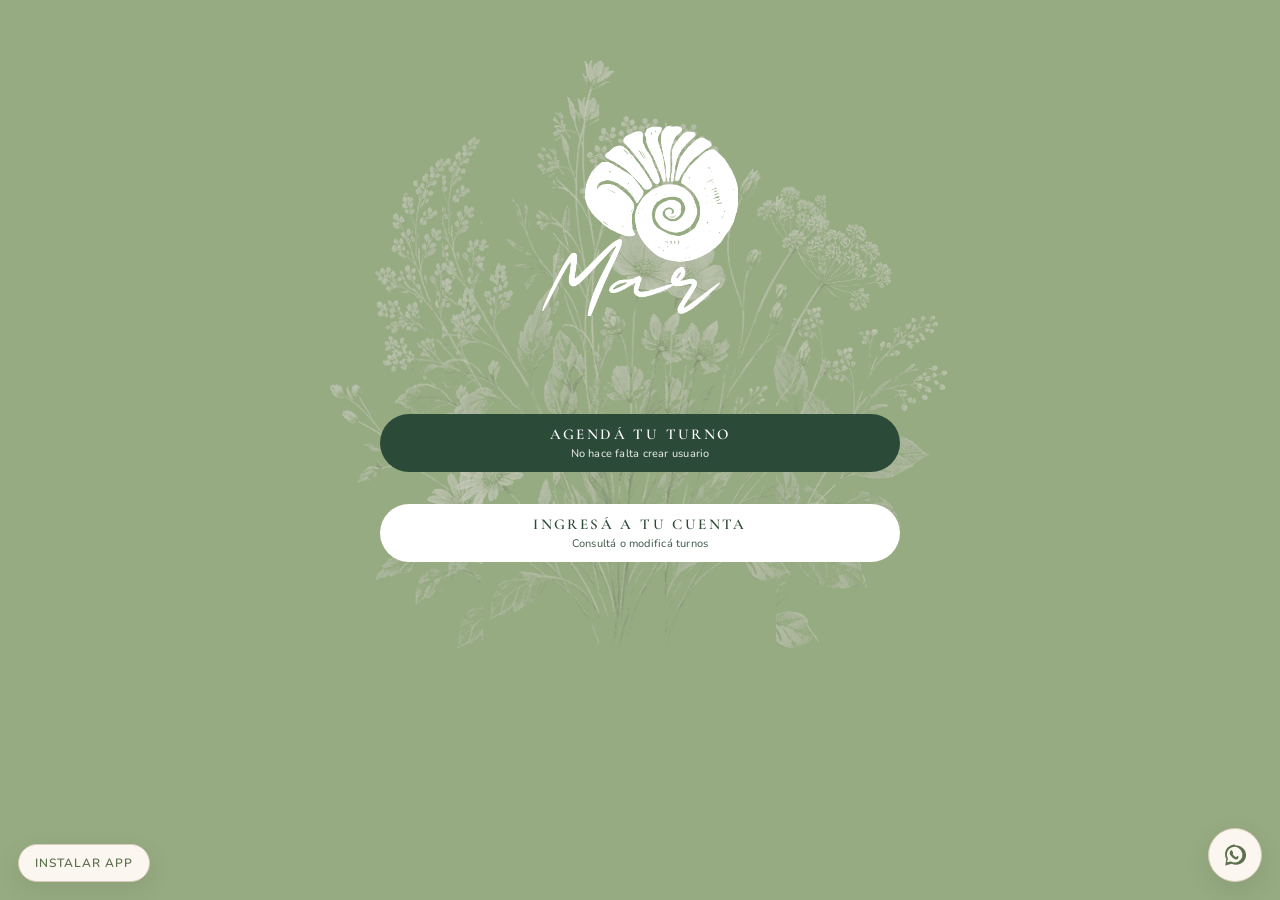
<file: index.html>
<!DOCTYPE html>
<html lang="es-AR">
<head>
  <meta charset="UTF-8" />
  <meta http-equiv="Cache-Control" content="no-cache, no-store, must-revalidate" />
  <meta http-equiv="Pragma" content="no-cache" />
  <script>
    (function(){
      try{
        if(navigator.serviceWorker){
          navigator.serviceWorker.getRegistrations().then(function(rs){ rs.forEach(function(r){ r.unregister(); }); });
        }
        if(window.caches){ caches.keys().then(function(ks){ ks.forEach(function(k){ caches.delete(k); }); }); }
      }catch(e){}
    })();
  </script>
  <meta name="viewport" content="width=device-width, initial-scale=1.0" />
  <title>Mar | Terapia y Medicina Herbal</title>
  <meta name="theme-color" content="#96ab82" />
  <meta name="apple-mobile-web-app-capable" content="yes" />
  <meta name="mobile-web-app-capable" content="yes" />
  <meta name="apple-mobile-web-app-title" content="Mar" />
  <meta name="apple-mobile-web-app-status-bar-style" content="default" />
  <link rel="manifest" href="manifest.webmanifest" />
  <link rel="apple-touch-icon" sizes="180x180" href="icon-180.png" />
  <link rel="icon" type="image/png" sizes="192x192" href="icon-192.png" />
  <link href="https://fonts.googleapis.com/css2?family=Cormorant+Garamond:ital,wght@0,500;0,600;0,700;1,500&family=Nunito:wght@400;600;700&display=swap" rel="stylesheet" />
  <style>
    :root { --bg:#96ab82; --btn1:#5c6f4e; --btn2:#fff; --login:#fff; --font:"Nunito",sans-serif; --display:"Cormorant Garamond",serif; --font-size:13px; --sway:7s; --enter:1.4s; --sand:#E6D7C6; --sand-deep:#D4C4B0; --ink:#4a5740; --row:#F4EBE0; }
    * { box-sizing:border-box; -webkit-tap-highlight-color:transparent; }
    html, body { margin:0; min-height:100%; -webkit-text-size-adjust:100%; }
    body { font-family:var(--font); background:var(--bg); color:#2c4a38; }
    img { max-width:100%; height:auto; }
    button, a, .tab, .slot, .day { touch-action:manipulation; }
    body.page-home { height:100%; overflow:hidden; }
    .bloom { position:fixed; left:50%; top:38%; width:min(620px,86vw); height:68vh; transform:translate(-50%,-50%); pointer-events:none; z-index:1; }
    body:not(.page-home) .bloom { display:none; }
    .branch { position:absolute; bottom:0; opacity:0; }
    .branch img { height:100%; width:auto; max-width:none; display:block; transform-origin:50% 100%; }
    .b1 { left:0; height:80%; animation:enterL var(--enter) ease forwards; }
    .b2 { left:18%; height:90%; animation:enterL var(--enter) ease .1s forwards; }
    .b3 { left:36%; height:96%; animation:enterC var(--enter) ease .16s forwards; }
    .b4 { left:54%; height:86%; animation:enterR var(--enter) ease .12s forwards; }
    .b5 { left:72%; height:74%; animation:enterR var(--enter) ease .2s forwards; }
    .branch.is-sway img { animation:swaySoft var(--sway) ease-in-out infinite; }
    .stage { position:relative; z-index:5; min-height:100vh; }
    .box { position:absolute; display:flex; align-items:center; justify-content:center; transform:translate(-50%,0); overflow:hidden; }
    body.edit-mode .box[data-box] { outline:1px dashed rgba(44,74,56,.45); cursor:grab; }
    #box-logo { left:50%; top:14%; width:240px; height:190px; }
    #box-logo img { width:100%; height:100%; object-fit:contain; object-position:center; pointer-events:none; margin:0 auto; display:block; }
    #box-turno,#box-cal { left:50%; top:46%; width:min(520px,92vw); height:58px; }
    #box-cuenta,#box-hist { left:50%; top:56%; width:min(520px,92vw); height:58px; }
    #box-conf { left:50%; top:66%; width:min(520px,92vw); height:58px; }
    #box-login { left:50%; top:66%; width:140px; height:40px; }
    #box-salir { left:50%; top:76%; width:140px; height:40px; }
    body.is-admin:not(.edit-mode) #box-cal { top:42%; }
    body.is-admin:not(.edit-mode) #box-hist { top:52%; }
    body.is-admin:not(.edit-mode) #box-conf { top:62%; }
    .btn-main,.login-pill { width:100%; height:100%; display:flex; flex-direction:column; align-items:center; justify-content:center; border:0; background:transparent; color:inherit; text-align:center; cursor:pointer; padding:0 16px; }
    .btn-main b { font-family:var(--display); font-size:15px; font-weight:600; letter-spacing:.16em; text-transform:uppercase; }
    .btn-main small { font-family:var(--font); font-size:11px; font-weight:500; opacity:.85; margin-top:3px; letter-spacing:.02em; }
    .btn-main.dark { background:var(--btn1); color:#fff; }
    .btn-main.light { background:var(--btn2); color:var(--btn1); }
    .login-pill { background:var(--login); color:#6f8464; font-weight:700; }
    body.is-admin:not(.edit-mode) .guest-only { display:none; }
    .admin-only { display:none; }
    body.is-admin:not(.edit-mode) .admin-only { display:flex; }
    body.edit-mode .admin-only { display:none !important; }
    body.edit-mode .guest-only { display:flex !important; }
    .estetica,.guardar,.dueno,.users { display:none; position:fixed; z-index:90; border:0; border-radius:999px; padding:8px 14px; font:800 12px Nunito,sans-serif; letter-spacing:.08em; text-transform:uppercase; }
    .estetica { top:12px; right:12px; background:#2c4a38; color:#fff; }
    .dueno { top:12px; left:12px; background:#fff; color:#2c4a38; }
    .users { top:52px; left:12px; background:#fff; color:#2c4a38; }
    .guardar { top:12px; left:12px; background:#fff; color:#2c4a38; }
    body.is-admin.page-home:not(.edit-mode) .estetica,
    body.is-admin.page-home:not(.edit-mode) .dueno,
    body.is-admin.page-home:not(.edit-mode) .users { display:block; }
    .bot-chip { display:none; position:fixed; right:12px; bottom:80px; z-index:95; border:0; border-radius:999px; padding:8px 14px; background:#fbf6ef; color:#5c6f4e; font:700 11px Nunito,sans-serif; letter-spacing:.06em; text-transform:uppercase; box-shadow:0 8px 20px rgba(74,87,64,.14); }
    body.is-admin .bot-chip { display:block; }
    .bot-chip.ok { background:#d7e3cc; }
    .bot-chip.err { background:#edd7d2; color:#9a5a52; }
    body.edit-mode .guardar { display:block; }
    .tipos { display:grid; gap:8px; margin:8px 0 12px; }
    .tipo { border:1px solid var(--sand-deep); background:#fffdf9; color:var(--ink); min-height:44px; font-weight:600; text-align:left; padding:8px 14px; border-radius:999px; font-family:var(--display); font-size:17px; }
    .tipo.on { background:#5c6f4e; color:#f7f1e8; border-color:#5c6f4e; }
    .pac .more { display:none; padding:0 16px 14px; font-size:14px; color:#4d5f52; }
    .pac.open .more { display:block; }
    .editor { display:none; position:fixed; top:52px; right:12px; width:280px; max-height:calc(100vh - 70px); overflow:auto; background:#fff; border-radius:16px; padding:14px; z-index:80; box-shadow:0 12px 28px rgba(0,0,0,.16); }
    body.edit-mode .editor { display:block; }
    .editor h2 { font-size:16px; margin:0 0 6px; }
    .editor p,.editor h3 { font-size:12px; margin:10px 0 6px; }
    .editor .ed-row { display:flex; justify-content:space-between; align-items:center; margin:7px 0; font-size:12px; font-weight:700; }
    .editor .ed-row.col { flex-direction:column; align-items:stretch; gap:4px; }
    .editor input[type="color"] { width:42px; height:28px; padding:0; border:0; background:none; }
    .editor input,.editor select { width:130px; height:28px; }
    .editor input[type="range"] { width:100%; }
    .view { display:none; position:relative; z-index:6; padding:16px; min-height:100vh; min-height:100dvh; }
    .view.on { display:flex; align-items:center; justify-content:center; overflow:auto; padding-top:max(16px, 6vh); padding-bottom:max(24px, 8vh); }
    #view-turno.on { align-items:flex-start; }
    .card { background:#fbf6ef; border-radius:32px; padding:22px 20px; box-shadow:0 10px 30px rgba(74,87,64,.08); }
    .top { display:flex; justify-content:space-between; margin-bottom:12px; }
    .top button { border:0; background:transparent; font:600 14px "Cormorant Garamond",serif; color:#4a5740; }
    .wrap { width:min(520px,92vw); margin:0 auto; }
    .view h1 { color:#f7f1e8; font-family:var(--display); font-size:34px; font-weight:600; margin:0 0 6px; letter-spacing:.02em; }
    .lead { color:#f3eadf; margin:0 0 16px; font-size:15px; }
    .field { margin:12px 0; }
    label { display:block; font-size:12px; font-weight:700; margin-bottom:8px; letter-spacing:.04em; color:#6b5c4c; }
    .remember { display:flex; align-items:center; gap:10px; margin:4px 0 12px; color:#6b5c4c; font-size:14px; font-weight:600; }
    .remember input { width:18px !important; height:18px !important; min-height:18px !important; margin:0; accent-color:#5c6f4e; flex:none; }
    .card input:not([type="checkbox"]):not([type="file"]), .field input:not([type="checkbox"]):not([type="file"]), #tNombre, #tTel, #nuevoNombre, #nuevoTel, #usuario, #clave, #owNombre, #owUser, #owPass, #owTel, #owKey, #cHour {
      width:100% !important; max-width:100%; min-height:48px !important; height:48px;
      border:1px solid #d8cbb8 !important; border-radius:999px !important;
      padding:12px 16px !important; background:#fffdf9 !important;
      font:600 16px "Cormorant Garamond",serif !important; color:#4a5740;
      outline:none !important; box-shadow:none !important; -webkit-appearance:none; appearance:none;
    }
    .card input:focus, .field input:focus, #tNombre:focus, #tTel:focus, #nuevoNombre:focus, #nuevoTel:focus, #owTel:focus, #owKey:focus {
      border-color:#5c6f4e !important; box-shadow:0 0 0 3px rgba(92,111,78,.12) !important;
    }
    .save,.add { width:100%; height:48px; border:0; background:#5c6f4e; color:#f7f1e8; font-family:var(--display); font-size:16px; font-weight:600; letter-spacing:.12em; text-transform:uppercase; margin-top:10px; border-radius:999px; }
    .add.light { background:#fff; color:#2c4a38; }
    .toast { display:none; margin-top:12px; padding:12px; border-radius:12px; background:#d7efd8; }
    .toast.show { display:block; }
    .cal-head { display:flex; justify-content:space-between; align-items:center; margin-bottom:12px; }
    .cal-head strong { font-family:var(--display); font-size:20px; font-weight:600; }
    .cal-head button { border:0; background:var(--sand); color:#5c6f4e; border-radius:50%; width:36px; height:36px; }
    .week,.days { display:grid; grid-template-columns:repeat(7,minmax(0,1fr)); gap:6px; width:100%; }
    .week { font-size:11px; font-weight:700; text-align:center; color:#8a7b6a; margin-bottom:6px; letter-spacing:.08em; }
    .day { width:100%; min-width:0; min-height:44px; border:0; border-radius:12px; font-weight:700; background:#edd7d2; color:#9a5a52; -webkit-appearance:none; appearance:none; }
    .day.green { background:#d7e3cc; color:#4e6144; }
    .day.sun { background:#eee7de; color:#b2a89c; }
    .day.sel { outline:2px solid #5c6f4e; }
    .hours-label { font-family:var(--display); font-size:20px; color:#5c6f4e; margin:14px 0 10px; letter-spacing:.03em; font-weight:600; }
    .slots { display:grid; grid-template-columns:repeat(auto-fill,minmax(118px,1fr)); gap:10px; }
    .slot { border:0; border-radius:18px; padding:14px 12px; min-height:56px; background:#5c6f4e; color:#f7f1e8; font-weight:700; font-family:var(--display); font-size:22px; letter-spacing:.04em; }
    .slot.off { background:#edd7d2; color:#9a5a52; }
    .slot.sel { background:#2c4a38; box-shadow:0 0 0 2px #f7f1e8, 0 0 0 4px #5c6f4e; }
    .row-add { display:flex; gap:8px; margin-top:10px; }
    .row-add input { flex:1; }
    .row-add button { width:auto; padding:0 14px; margin:0; }
    .pac { background:#fbf6ef; border-radius:16px; margin:0 0 10px; overflow:hidden; }
    .pac .name { width:100%; border:0; background:#fbf6ef; text-align:left; padding:16px; font:600 20px "Cormorant Garamond",serif; color:#4a5740; }
    .ficha-shell { background:var(--sand); padding:12px; border-radius:20px; }
    .ficha { background:#fffdf9; overflow:hidden; border-radius:14px; }
    .ficha h2 { margin:0; padding:20px 18px 8px; font-family:var(--display); font-size:26px; font-weight:600; letter-spacing:.04em; color:#5c6f4e; }
    .sec { margin:0 14px 10px; border:0; }
    .sec-h { background:#c9b79f; color:#4a5740; padding:12px 14px; font-weight:600; display:flex; justify-content:space-between; align-items:center; gap:8px; cursor:pointer; border-radius:12px; }
    .sec.open .sec-h { border-radius:12px 12px 0 0; }
    .sec-h .ttl { border:0; background:transparent; color:#4a5740; font-family:var(--display); font-size:18px; font-weight:600; width:100%; pointer-events:none; text-align:left; }
    .customizing .sec-h .ttl { pointer-events:auto; }
    .sec-h .chev { font-size:18px; line-height:1; }
    .sec .grid, .sec .sec-tools { display:none; }
    .sec.open .grid { display:grid; }
    .customizing .sec.open .sec-tools { display:flex; }
    .grid { display:grid; grid-template-columns:1fr 1fr; }
    .cell { background:#F4EBE0; border:1px solid #fffdf9; padding:10px 12px; position:relative; }
    .cell.full { grid-column:1 / -1; }
    .cell span { display:block; font-size:11px; font-weight:700; color:#6b5c4c; margin-bottom:4px; letter-spacing:.03em; }
    .cell input { min-height:36px; background:#fffdf9; border:1px solid var(--sand-deep); border-radius:10px; }
    .cell textarea { min-height:150px; background:#fffdf9; border:1px solid var(--sand-deep); border-radius:10px; line-height:1.55; resize:vertical; }
    .xbtn,.edit-only { display:none; }
    .customizing .xbtn,.customizing .edit-only { display:inline-flex; }
    .xbtn { position:absolute; right:8px; top:28px; width:22px; height:22px; border:0; border-radius:4px; background:#ececec; color:#666; font-size:11px; }
    .tools { display:flex; flex-wrap:wrap; gap:8px; margin:8px 14px 16px; }
    .tools button { border:0; background:#5c6f4e; color:#f7f1e8; border-radius:999px; padding:8px 14px; font-size:12px; font-weight:600; font-family:var(--display); letter-spacing:.06em; }
    .welcome { font-family:var(--display); font-size:20px; line-height:1.45; color:#f7f1e8; margin:0 0 18px; text-align:center; }
    body.portal-edit .welcome { color:var(--ink); }
    .tabs { display:grid; grid-template-columns:1fr 1fr 1fr; gap:8px; margin-bottom:14px; }
    .tab { min-height:56px; border:0; border-radius:16px; background:var(--btn2); color:var(--btn1); font-family:var(--display); font-size:16px; letter-spacing:.08em; text-transform:uppercase; }
    .tab.on { background:var(--btn1); color:#f7f1e8; }
    .file-card { background:#fbf6ef; border-radius:20px; padding:0; margin:0 0 16px; overflow:hidden; box-shadow:0 8px 22px rgba(74,87,64,.08); contain:layout paint; }
    .file-card .media-frame { width:100%; background:#efe6d8; display:flex; align-items:center; justify-content:center; cursor:zoom-in; }
    .file-card .media-frame img { display:block; width:100%; height:auto; max-height:min(70vh,720px); object-fit:contain; margin:0 auto; }
    .file-card .media-frame.pdf { height:min(70vh,640px); cursor:default; }
    .file-card .media-frame iframe { width:100%; height:100%; border:0; background:#fff; }
    .file-card .doc-preview { min-height:160px; display:flex; flex-direction:column; align-items:center; justify-content:center; gap:8px; background:#efe6d8; color:#5c6f4e; font-family:var(--display); font-size:22px; letter-spacing:.08em; }
    .file-card .file-actions { display:flex; flex-wrap:wrap; gap:8px; justify-content:center; padding:12px 14px 14px; }
    .file-card .dl, .file-card .openf {
      display:inline-flex; align-items:center; justify-content:center; min-height:44px; padding:0 18px; border-radius:999px;
      background:#5c6f4e; color:#f7f1e8 !important; text-decoration:none; border:0; cursor:pointer;
      font-family:var(--display); letter-spacing:.08em; text-transform:uppercase; font-size:14px;
    }
    .file-card .openf { background:#c9b79f; color:#4a5740 !important; }
    .file-card b, .file-card h1, .file-card h2, .file-card h3, .file-card .fname { display:none !important; }
    .file-card .file-admin-name { display:none; }
    .lightbox { display:none; position:fixed; inset:0; z-index:200; background:rgba(44,50,40,.94); align-items:center; justify-content:center; padding:10px; }
    .lightbox.on { display:flex; }
    .lightbox img { max-width:100%; max-height:100%; object-fit:contain; }
    .lightbox .lb-close { position:absolute; top:12px; right:12px; min-height:44px; padding:0 16px; border:0; border-radius:999px; background:#fbf6ef; color:#5c6f4e; font-family:var(--display); letter-spacing:.08em; text-transform:uppercase; }
    html { overflow-x:hidden; }
    body { overscroll-behavior-y:contain; }
    @media (prefers-reduced-motion: reduce) {
      .branch, .branch img { animation:none !important; opacity:.72; }
    }
    .install-pill { display:none; position:fixed; left:18px; bottom:18px; z-index:100; border:1px solid #d8cbb8; background:#fbf6ef; color:#5c6f4e; border-radius:999px; padding:10px 16px; font:600 12px Nunito,sans-serif; letter-spacing:.08em; text-transform:uppercase; box-shadow:0 8px 22px rgba(74,87,64,.12); }
    body.page-home:not(.is-admin):not(.edit-mode) .install-pill { display:block; }
    body.standalone .install-pill { display:none !important; }
    .install-sheet { display:none; position:fixed; inset:0; background:rgba(74,87,64,.45); z-index:130; align-items:center; justify-content:center; padding:20px; }
    .install-sheet.on { display:flex; }
    .install-sheet .boxp { width:min(420px,92vw); background:#fbf6ef; border-radius:22px; padding:26px 22px; text-align:left; color:#4a5740; }
    .install-sheet h3 { font-family:var(--display); font-size:26px; margin:0 0 10px; color:#5c6f4e; text-align:center; }
    .install-sheet ol { margin:0 0 16px; padding-left:18px; line-height:1.55; }
    .install-sheet li { margin:6px 0; }
    .popup { display:none; position:fixed; inset:0; background:rgba(74,87,64,.45); z-index:120; align-items:center; justify-content:center; padding:20px; }
    .popup.on { display:flex; }
    .popup .boxp { width:min(420px,92vw); background:#fbf6ef; border-radius:32px; padding:28px 22px; text-align:center; }
    .popup h3 { font-family:var(--display); font-size:28px; margin:0 0 8px; color:#5c6f4e; }
    .wa-float { position:fixed; right:18px; bottom:18px; z-index:100; width:54px; height:54px; border-radius:50%; background:#fbf6ef; display:none; align-items:center; justify-content:center; text-decoration:none; box-shadow:0 8px 22px rgba(74,87,64,.14); border:1px solid #d8cbb8; }
    .wa-float.on { display:flex; }
    .wa-float:hover { transform:scale(1.04); background:#f7f1e8; }
    .wa-float svg { width:26px; height:26px; fill:#5c6f4e; }
    @media (max-width:720px) {
      .bloom { top:28%; width:92vw; height:42vh; }
      .wrap { width:92vw; max-width:520px; }
      #box-logo { width:min(200px,52vw)!important; height:150px!important; top:14%!important; left:50%!important; transform:translate(-50%,0)!important; }
      #box-turno,#box-cuenta,#box-cal,#box-hist,#box-conf {
        width:92vw !important; max-width:520px; left:50%!important; height:68px!important;
        transform:translate(-50%,0)!important;
      }
      #box-turno,#box-cal { top:44%!important; bottom:auto!important; }
      #box-cuenta,#box-hist { top:56%!important; bottom:auto!important; }
      #box-conf { top:68%!important; }
      #box-login { top:68%!important; bottom:auto!important; width:132px!important; height:40px!important; left:50%!important; transform:translate(-50%,0)!important; }
      #box-salir { top:80%!important; bottom:auto!important; width:132px!important; height:40px!important; left:50%!important; transform:translate(-50%,0)!important; }
      body.is-admin:not(.edit-mode) #box-cal { top:40%!important; }
      body.is-admin:not(.edit-mode) #box-hist { top:51%!important; }
      body.is-admin:not(.edit-mode) #box-conf { top:62%!important; }
      body.is-admin:not(.edit-mode) #box-salir { top:74%!important; }
      .btn-main b { font-size:13px; letter-spacing:.12em; }
      .btn-main small { font-size:10px; }
      .view h1 { font-size:28px; }
      .tabs { gap:6px; }
      .tab { min-height:48px; font-size:13px; letter-spacing:.04em; padding:0 4px; }
      .welcome { font-size:17px; }
      .file-card .media-frame img { max-height:62vh; }
      .file-card .media-frame.pdf { height:62vh; }
      .days { min-height:240px; gap:4px; }
      .day { min-height:46px; font-size:15px; }
      .grid { grid-template-columns:1fr; }
      .editor { width:calc(100% - 24px); left:12px; right:12px; }
    }
    @media (max-width:380px) {
      #box-logo { width:min(170px,58vw)!important; height:128px!important; top:12%!important; }
      #box-turno,#box-cuenta,#box-cal,#box-hist { height:66px!important; }
      #box-turno,#box-cal { top:42%!important; }
      #box-cuenta,#box-hist { top:55%!important; }
      .btn-main b { font-size:12px; }
      .tab { font-size:12px; min-height:44px; }
    }
    @keyframes enterL { from{opacity:0;transform:translate(-24px,28px)} to{opacity:.72;transform:none} }
    @keyframes enterC { from{opacity:0;transform:translate(0,36px)} to{opacity:.78;transform:none} }
    @keyframes enterR { from{opacity:0;transform:translate(24px,28px)} to{opacity:.72;transform:none} }
    @keyframes swaySoft { 0%,100%{transform:rotate(0)} 50%{transform:rotate(1.6deg)} }
  </style>
</head>
<body class="page-home">
  <div class="lightbox" id="lightbox">
    <button type="button" class="lb-close" id="lbClose">Cerrar</button>
    <img id="lbImg" alt="">
  </div>
  <div class="popup" id="popOk">
    <div class="boxp">
      <h3>Reserva realizada con éxito</h3>
      <button class="save" type="button" id="popClose">Listo</button>
    </div>
  </div>
  <a class="wa-float" id="waFloat" href="#" target="_blank" rel="noopener" aria-label="WhatsApp">
    <svg viewBox="0 0 24 24" aria-hidden="true"><path d="M12 2.4c-5.1 0-9.2 4-9.2 9 0 1.6.4 3.1 1.2 4.4L3 21.6l5.9-1.5c1.3.7 2.7 1 4.1 1 5.1 0 9.2-4 9.2-9s-4.1-9.1-10.2-9.1zm0 16.5c-1.3 0-2.5-.3-3.6-.9l-.3-.1-3.5.9.9-3.4-.2-.3A7.2 7.2 0 1 1 12 18.9zm4.1-5.3c-.2-.1-1.3-.6-1.5-.7-.2-.1-.3-.1-.5.1s-.6.7-.7.8-.3.2-.5.1a6 6 0 0 1-1.8-1.1 6.5 6.5 0 0 1-1.2-1.5c-.1-.2 0-.3.1-.5l.2-.2.1-.2c0-.1 0-.3 0-.4C10 9.4 9.6 8.4 9.4 8s-.3-.3-.5-.3h-.4c-.2 0-.5.1-.6.3-.6.6-.8 1.5-.8 2.3 0 .8.3 1.6.9 2.2a9.4 9.4 0 0 0 3.6 3.2c.4.2.9.4 1.1.4.5.1 1 0 1.3-.1.4-.2.9-.6 1-1.1.1-.4 0-.7-.1-1-.1-.1-.2-.2-.5-.3z"/></svg>
  </a>
  <button class="install-pill" id="btnInstall" type="button">Instalar app</button>
  <div class="install-sheet" id="installSheet">
    <div class="boxp">
      <h3>Guardar Mar en el inicio</h3>
      <div id="instIos">
        <ol>
          <li>En iPhone o iPad, abrí esta página con <b>Safari</b>.</li>
          <li>Tocá el botón <b>Compartir</b> (el cuadrado con la flecha).</li>
          <li>Elegí <b>Agregar a pantalla de inicio</b>.</li>
          <li>Confirmá <b>Agregar</b>. El ícono de Mar queda en el inicio, como una app.</li>
        </ol>
      </div>
      <div id="instPc">
        <ol>
          <li>En la computadora usá Chrome o Edge.</li>
          <li>Tocá <b>Instalar</b> si aparece en la barra, o el ícono ⊕ / instalar de la dirección.</li>
          <li>También podés usar el botón de abajo. Queda en el menú de apps y en el escritorio.</li>
        </ol>
      </div>
      <button class="save" type="button" id="doInstallNow">Instalar ahora</button>
      <button class="save add light" type="button" id="closeInstall" style="background:#e6d7c6;color:#4a5740">Cerrar</button>
    </div>
  </div>
  <div class="bloom">
    <div class="branch b1"><img src="branch-1.png" alt=""></div>
    <div class="branch b2"><img src="branch-2.png" alt=""></div>
    <div class="branch b3"><img src="branch-3.png" alt=""></div>
    <div class="branch b4"><img src="branch-4.png" alt=""></div>
    <div class="branch b5"><img src="branch-5.png" alt=""></div>
  </div>
  <button class="estetica" id="btnEstetica" type="button">Estética</button>
  <button class="dueno" id="btnDueno" type="button" data-go="owner">Datos de dueño</button>
  <button class="users" id="btnUsers" type="button" data-go="users">Usuarios</button>
  <button class="guardar" id="btnGuardar" type="button">Guardar</button>
  <div class="bot-chip" id="botChip">Bot · conectando</div>
  <aside class="editor" id="editor">
    <h2>Editar en vivo</h2>
    <p>Elegí qué pantalla editar. Guardar vuelve al menú.</p>
    <div class="ed-row"><span>Pantalla</span>
      <select id="editTarget">
        <option value="home">Inicio</option>
        <option value="portal">Menú interno de usuario</option>
      </select>
    </div>
    <div class="ed-row"><span>Fondo</span><input id="bg" type="color"></div>
    <div class="ed-row"><span>Botón Agendá</span><input id="btn1" type="color"></div>
    <div class="ed-row"><span>Botón Ingresá</span><input id="btn2" type="color"></div>
    <div class="ed-row"><span>Login</span><input id="loginColor" type="color"></div>
    <div class="ed-row"><span>Fuente</span>
      <select id="font">
        <option value='"Nunito", sans-serif'>Nunito</option>
        <option value='"Manrope", sans-serif'>Manrope</option>
        <option value='"Montserrat", sans-serif'>Montserrat</option>
      </select>
    </div>
    <div class="ed-row col"><span>Tamaño de fuente</span><input id="fontSize" type="range" min="10" max="22"></div>
    <div class="ed-row col"><span>Velocidad de flores</span><input id="sway" type="range" min="3" max="16"></div>
    <div class="ed-row col"><span>Entrada de flores</span><input id="enter" type="range" min="6" max="28"></div>
    <h3>Recuadro</h3>
    <div class="ed-row"><span>Cuál</span>
      <select id="boxName">
        <option value="logo">Logo</option>
        <option value="turno">Agendá tu turno</option>
        <option value="cuenta">Ingresá a tu cuenta</option>
      </select>
    </div>
    <div class="ed-row col"><span>Posición X</span><input id="boxX" type="range" min="8" max="92"></div>
    <div class="ed-row col"><span>Posición Y</span><input id="boxY" type="range" min="4" max="92"></div>
    <div class="ed-row col"><span>Ancho</span><input id="boxW" type="range" min="80" max="700"></div>
    <div class="ed-row col"><span>Alto</span><input id="boxH" type="range" min="36" max="360"></div>
    <div class="ed-row col"><span>Redondeo</span><input id="boxR" type="range" min="0" max="80"></div>
  </aside>

  <main class="stage" id="home">
    <div class="box" id="box-logo" data-box="logo"><img src="logo.png" alt="Mar"></div>
    <button class="box btn-main dark guest-only" id="box-turno" data-box="turno" data-go="turno" type="button"><b>Agendá tu turno</b><small>No hace falta crear usuario</small></button>
    <button class="box btn-main light guest-only" id="box-cuenta" data-box="cuenta" data-go="login" type="button"><b>Ingresá a tu cuenta</b><small>Consultá o modificá turnos</small></button>
    <button class="box btn-main dark admin-only" id="box-cal" data-go="cal" type="button"><b>Organizar calendario</b><small>Días y horarios para el cliente</small></button>
    <button class="box btn-main light admin-only" id="box-hist" data-go="hist" type="button"><b>Historial clínico</b><small>Pacientes y ficha médica</small></button>
    <button class="box btn-main dark admin-only" id="box-conf" data-go="conf" type="button"><b>Turnos confirmados</b><small>Reservas que carga el cliente</small></button>
    <button class="box login-pill admin-only" id="box-salir" type="button">Salir</button>
  </main>

  <section class="view" id="view-login">
    <div class="wrap">
      <div class="top"><button type="button" data-go="home">← Inicio</button></div>
      <h1>Login</h1>
      <p class="lead">Para sacar un turno no hace falta cuenta. Entrá acá solo por guías y recetas.</p>
      <div class="card">
        <div class="field"><label>Usuario</label><input id="usuario" type="text" autocomplete="username"></div>
        <div class="field"><label>Contraseña</label><input id="clave" type="password" autocomplete="current-password"></div>
        <label class="remember"><input id="recordar" type="checkbox"> Recordar en este dispositivo</label>
        <button class="save" type="button" id="doLogin">Ingresar</button>
        <button class="save add light" type="button" id="goRegistro" style="background:#e6d7c6;color:#4a5740">Crear cuenta</button>
        <button class="save add light" type="button" id="goRecupero" style="background:transparent;color:#4a5740;border:1px solid #d4c4b0">Recuperar contraseña por WhatsApp</button>
        <div class="toast" id="toastLogin">Usuario o contraseña incorrectos.</div>
      </div>
    </div>
  </section>
  <section class="view" id="view-registro">
    <div class="wrap">
      <div class="top"><button type="button" data-go="login">← Login</button></div>
      <h1>Crear cuenta</h1>
      <div class="card">
        <div class="field"><label>Nombre completo</label><input id="regNombre" type="text"></div>
        <div class="field"><label>Teléfono / WhatsApp</label><input id="regTel" type="tel"></div>
        <div class="field"><label>Usuario</label><input id="regUser" type="text"></div>
        <div class="field"><label>Contraseña</label><input id="regPass" type="password"></div>
        <button class="save" type="button" id="doRegistro">Crear cuenta</button>
        <div class="toast" id="toastReg">Cuenta creada. Ya podés ingresar.</div>
      </div>
    </div>
  </section>
  <section class="view" id="view-recupero">
    <div class="wrap">
      <div class="top"><button type="button" data-go="login">← Login</button></div>
      <h1>Recuperar contraseña</h1>
      <div class="card">
        <p>Escribí tu usuario. Se abre WhatsApp para pedirle la clave a Mar.</p>
        <div class="field"><label>Usuario</label><input id="recUser" type="text"></div>
        <button class="save" type="button" id="doRecupero">Enviar por WhatsApp</button>
      </div>
    </div>
  </section>

  <section class="view" id="view-turno">
    <div class="wrap">
      <div class="top"><button type="button" data-go="home">← Inicio</button></div>
      <h1>Agendá tu turno</h1>
      <p class="lead">No hace falta crear usuario. Elegí día, hora y tus datos. Verde: hay lugar. Rojo: sin horarios o completo.</p>
      <div class="card">
        <div class="cal-head"><button type="button" id="tPrev">‹</button><strong id="tLabel"></strong><button type="button" id="tNext">›</button></div>
        <div class="week"><span>L</span><span>M</span><span>M</span><span>J</span><span>V</span><span>S</span><span>D</span></div>
        <div class="days" id="tDays"></div>
        <div class="hours" id="tHours" style="display:none;margin-top:16px">
          <p id="tDayTitle" style="margin:0 0 4px;font-family:'Cormorant Garamond',serif;font-size:22px;color:#5c6f4e"></p>
          <p class="hours-label">Horarios disponibles</p>
          <p style="margin:0 0 12px;font-size:13px;color:#6b5c4c">Tocá uno de estos horarios para completar tus datos y reservar.</p>
          <div class="slots" id="tSlots"></div>
        </div>
        <form id="tDatos" style="display:none;margin-top:14px">
          <p id="tResumen" style="margin:0 0 12px;font-family:'Cormorant Garamond',serif;font-size:22px;color:#5c6f4e;font-weight:600"></p>
          <p style="margin:0 0 10px;font-size:13px;color:#6b5c4c">Completá tus datos para confirmar. No hace falta registrarte.</p>
          <div class="field"><label>Tipo de consulta</label>
            <div class="tipos" id="tTipos">
              <button class="tipo" type="button" data-tipo="Primera consulta">1. Primera consulta</button>
              <button class="tipo" type="button" data-tipo="Seguimiento">2. Seguimiento</button>
              <button class="tipo" type="button" data-tipo="Flores de Bach">3. Flores de Bach</button>
              <button class="tipo" type="button" data-tipo="Ayurveda">4. Ayurveda</button>
              <button class="tipo" type="button" data-tipo="Integral-Herbal">5. Integral-Herbal</button>
            </div>
          </div>
          <div class="field"><label>Nombre completo</label><input id="tNombre" type="text" required placeholder="Nombre y apellido"></div>
          <div class="field"><label>Teléfono / contacto</label><input id="tTel" type="tel" required placeholder="WhatsApp o teléfono"><small id="telLink" style="display:block;margin-top:6px;color:#5c6f4e"></small></div>
          <button class="save" type="submit">Guardar turno</button>
          <div class="toast" id="tToast"></div>
        </form>
      </div>
    </div>
  </section>
  <section class="view" id="view-ok">
    <div class="wrap">
      <div class="card" style="text-align:center;padding:32px 22px">
        <h1 style="color:#5c6f4e;font-size:32px;letter-spacing:.04em">Reserva confirmada con éxito</h1>
        <button class="save" type="button" data-go="home">Volver al inicio</button>
      </div>
    </div>
  </section>

  <section class="view" id="view-cal">
    <div class="wrap">
      <div class="top"><button type="button" data-go="home">← Inicio</button><button type="button" class="do-salir">Salir</button></div>
      <h1>Organizar calendario</h1>
      <p class="lead">Empieza todo en rojo. Cargá horarios a mano y el día pasa a verde. Domingos cerrados.</p>
      <div class="card">
        <div class="cal-head"><button type="button" id="cPrev">‹</button><strong id="cLabel"></strong><button type="button" id="cNext">›</button></div>
        <div class="week"><span>L</span><span>M</span><span>M</span><span>J</span><span>V</span><span>S</span><span>D</span></div>
        <div class="days" id="cDays"></div>
        <p id="cTitle">Elegí un día</p>
        <p class="hours-label">Horarios disponibles</p>
        <p style="margin:0 0 12px;font-size:13px;color:#6b5c4c">Estos son los horarios que el cliente puede elegir. Tocá uno para quitarlo.</p>
        <div class="slots" id="cSlots"></div>
        <div class="row-add">
          <input id="cHour" type="time" step="300" value="09:00">
          <button class="save" type="button" id="cAdd">Agregar</button>
        </div>
        <button class="save" type="button" id="cSave">Guardar día</button>
        <div class="toast" id="cToast">Calendario actualizado.</div>
      </div>
    </div>
  </section>

  <section class="view" id="view-hist">
    <div class="wrap">
      <div class="top"><button type="button" data-go="home">← Inicio</button><button type="button" class="do-salir">Salir</button></div>
      <h1>Historial clínico</h1>
      <p class="lead">Agregá pacientes y abrí la ficha médica.</p>
      <div class="card" id="altaBox">
        <div class="field"><label>Nombre del paciente</label><input id="nuevoNombre" type="text" placeholder="Nombre y apellido"></div>
        <div class="field"><label>Teléfono</label><input id="nuevoTel" type="tel" placeholder="WhatsApp o teléfono"></div>
        <div class="field"><label>Usuario del paciente</label><input id="nuevoUser" type="text" placeholder="ej. ana"></div>
        <div class="field"><label>Contraseña del paciente</label><input id="nuevoPass" type="text" placeholder="ej. 1234"></div>
        <button class="save" type="button" id="addPac">Agregar paciente</button>
      </div>
      <div id="pList" style="margin-top:12px"></div>
    </div>
  </section>

  <section class="view" id="view-portal">
    <div class="wrap">
      <div class="top"><button type="button" data-go="home">← Inicio</button><button type="button" id="salirPac">Salir</button></div>
      <p class="welcome" id="welcomeTxt">Te doy la bienvenida a este espacio creado para vos. Un lugar pensado para que encuentres tus guías, recetas y propuestas mensuales, acompañando mes a mes el recorrido hacia tu equilibrio.</p>
      <div class="tabs">
        <button class="tab on" type="button" data-lib="guia">Guía mensual</button>
        <button class="tab" type="button" data-lib="recetas">Recetas</button>
        <button class="tab" type="button" data-lib="turnos">Mis turnos</button>
      </div>
      <div class="card admin-upload" id="upBox" style="display:none;margin-bottom:12px">
        <label>Cargar archivo (PDF, imagen u otro)</label>
        <input id="fileIn" type="file" accept=".pdf,image/*,.doc,.docx,.png,.jpg,.jpeg,.webp">
      </div>
      <div id="libList"></div>
    </div>
  </section>
  <section class="view" id="view-users">
    <div class="wrap">
      <div class="top"><button type="button" data-go="home">← Inicio</button><button type="button" class="do-salir">Salir</button></div>
      <h1>Panel de usuarios</h1>
      <p class="lead">Cuentas creadas, contraseñas y archivos de cada una.</p>
      <div id="userPanel"></div>
    </div>
  </section>
  <section class="view" id="view-conf">
    <div class="wrap">
      <div class="top"><button type="button" data-go="home">← Inicio</button><button type="button" class="do-salir">Salir</button></div>
      <h1>Turnos confirmados</h1>
      <p class="lead">Todos los turnos que carga el cliente.</p>
      <div id="confList"></div>
    </div>
  </section>
  <section class="view" id="view-owner">
    <div class="wrap">
      <div class="top"><button type="button" data-go="home">← Inicio</button><button type="button" class="do-salir">Salir</button></div>
      <h1>Datos de dueño</h1>
      <p class="lead">Al reservar, el bot te avisa a vos. 24 horas antes te llega un recordatorio con el WhatsApp del paciente para que le escribas. CallMeBot no puede escribirle directo al paciente.</p>
      <div class="card">
        <div class="field"><label>Nombre</label><input id="owNombre" type="text" placeholder="Mar"></div>
        <div class="field"><label>Usuario para entrar</label><input id="owUser" type="text" placeholder="marianela"></div>
        <div class="field"><label>Contraseña</label><input id="owPass" type="text" placeholder="1234"></div>
        <div class="field"><label>WhatsApp del dueño (con código de país)</label><input id="owTel" type="tel" placeholder="5493406461609" value="5493406461609"></div>
        <div class="field"><label>Clave CallMeBot (para enviar solo, sin abrir el chat)</label><input id="owKey" type="text" placeholder="2021788" value="2021788"></div>
        <p class="lead" style="color:#6b5c4c">Con esa clave el sistema te avisa a vos al confirmar y, 24 h antes, te recuerda el turno con el número del paciente.</p>
        <button class="save" type="button" id="owSave">Guardar datos</button>
        <div class="toast" id="owToast">Datos guardados.</div>
      </div>
      <div class="card" style="margin-top:14px">
        <p style="margin:0 0 6px;font-family:'Cormorant Garamond',serif;font-size:22px;color:#5c6f4e">Bot de control</p>
        <p style="margin:0 0 8px;color:#6b5c4c;font-size:14px">Cada 10 segundos sincroniza el calendario, los turnos y los avisos en celular, app y web.</p>
        <p id="botLog" style="margin:0;color:#5c6f4e;font-size:13px">Esperando…</p>
      </div>
      <h1 style="margin-top:22px">Avisos del bot</h1>
      <div id="inboxList"></div>
    </div>
  </section>
  <section class="view" id="view-ficha">
    <div class="wrap">
      <div class="top"><button type="button" data-go="hist">← Pacientes</button><button type="button" class="do-salir">Salir</button></div>
      <div class="ficha-shell"><div class="ficha" id="fichaBox"></div></div>
    </div>
  </section>

<script>
const THEME_KEY="mar_theme_v8", AUTH_KEY="mar_auth", PAC_SESS="mar_pac_sess", ACC_KEY="mar_acc_v1", AGENDA_KEY="mar_agenda_v3", FICHA_KEY="mar_ficha_v2", PAC_KEY="mar_pac_v1", OWNER_KEY="mar_owner_v1", INBOX_KEY="mar_inbox_v1", FILES_KEY="mar_files_v1";
const MONTHS=["Enero","Febrero","Marzo","Abril","Mayo","Junio","Julio","Agosto","Septiembre","Octubre","Noviembre","Diciembre"];
const DEFAULT_THEME={bg:"#96ab82",btn1:"#2c4a38",btn2:"#ffffff",login:"#ffffff",font:'"Nunito", sans-serif',fontSize:13,sway:7,enter:14,boxes:{logo:{x:50,y:14,w:240,h:190,r:0},turno:{x:50,y:46,w:520,h:58,r:2},cuenta:{x:50,y:56,w:520,h:58,r:2},login:{x:50,y:66,w:140,h:40,r:40}}};
const DEFAULT_OWNER={nombre:"Mar",user:"marianela",pass:"1234",whatsapp:"5493406461609",apikey:"2021788"};
const DEFAULT_HOURS=["09:00","10:00","11:00","16:00","17:00"];
const DEFAULT_FICHA=[
  {id:"datos",title:"Datos personales",fields:[{k:"nombre",l:"Nombre"},{k:"fnac",l:"Fecha de nacimiento"},{k:"edad",l:"Edad"},{k:"sexo",l:"Sexo"},{k:"civil",l:"Estado civil"},{k:"ocupacion",l:"Ocupación"},{k:"telefono",l:"Teléfono"},{k:"direccion",l:"Dirección"}]},
  {id:"med",title:"Medicación",type:"list",fields:[{k:"medicacion",l:"Anotar un medicamento por línea"}]},
  {id:"hf",title:"Antecedentes heredofamiliares",fields:[{k:"hf_diabetes",l:"Diabetes"},{k:"hf_cancer",l:"Cáncer"},{k:"hf_disli",l:"Dislipidemia"},{k:"hf_anemia",l:"Anemia"},{k:"hf_hta",l:"Hipertensión arterial"},{k:"hf_renal",l:"Enfermedades renales"},{k:"hf_otros",l:"Otros"}]},
  {id:"pp",title:"Antecedentes personales patológicos",fields:[{k:"pp_diabetes",l:"Diabetes"},{k:"pp_hta",l:"Hipertensión arterial"},{k:"pp_cancer",l:"Cáncer"},{k:"pp_obesidad",l:"Obesidad"},{k:"pp_disli",l:"Dislipidemia"},{k:"pp_renal",l:"Enfermedades renales"},{k:"pp_anemia",l:"Anemia"},{k:"pp_cirugias",l:"Cirugías o fracturas"},{k:"pp_otros",l:"Otros"}]},
  {id:"np",title:"Antecedentes personales no patológicos",fields:[{k:"np_ejercicio",l:"Ejercicio o deporte"},{k:"np_frec",l:"Frecuencia y horario"},{k:"np_toxico",l:"Toxicomanías"},{k:"np_toxico_f",l:"Frecuencia"}]},
  {id:"go",title:"Antecedentes gineco-obstétricos",fields:[{k:"go_g",l:"G"},{k:"go_p",l:"P"},{k:"go_c",l:"C"},{k:"go_fum",l:"FUM"},{k:"go_fupc",l:"FUP/C"},{k:"go_sdg",l:"SDG"},{k:"go_ppg",l:"PPG"},{k:"go_anti",l:"Anticonceptivos"}]},
  {id:"gi",title:"Trastornos gastrointestinales",fields:[{k:"gi_vomito",l:"Vómito"},{k:"gi_reflujo",l:"Reflujo"},{k:"gi_diarrea",l:"Diarrea"},{k:"gi_disfagia",l:"Disfagia"},{k:"gi_estreni",l:"Estreñimiento"},{k:"gi_flat",l:"Flatulencias"},{k:"gi_colitis",l:"Colitis"},{k:"gi_dist",l:"Distensión"},{k:"gi_gastritis",l:"Gastritis"},{k:"gi_pirosis",l:"Pirosis"},{k:"gi_nauseas",l:"Náuseas"}]},
  {id:"hab",title:"Hábitos de alimentación",fields:[{k:"hab_quien",l:"¿Con quién come?"},{k:"hab_prepara",l:"¿Quién prepara sus alimentos?"},{k:"hab_comidas",l:"Comidas en el día"},{k:"hab_colacion",l:"¿Hace colaciones?"},{k:"hab_alim",l:"¿Con qué alimentos?"},{k:"hab_horarios",l:"Horarios de comida"},{k:"hab_casa",l:"Comidas en casa"},{k:"hab_fuera",l:"Comidas fuera de casa"},{k:"hab_finde",l:"Comidas fuera el fin de semana"},{k:"hab_apetito_hora",l:"Hora de mayor apetito"},{k:"hab_apetito",l:"¿Cómo considera su apetito?"},{k:"hab_suple",l:"Suplementos"},{k:"hab_alergia",l:"Alergias"},{k:"hab_intol",l:"Intolerancias"},{k:"hab_dietas",l:"Dietas anteriores"},{k:"hab_bajar",l:"Medicamentos para bajar de peso"},{k:"hab_pref",l:"Alimentos preferidos"},{k:"hab_disg",l:"Alimentos que le disgustan"}]}
];
const clone=o=>JSON.parse(JSON.stringify(o));
function getTheme(){try{const s=JSON.parse(localStorage.getItem(THEME_KEY))||{};const t=clone(DEFAULT_THEME);Object.assign(t,s);t.boxes=clone(DEFAULT_THEME.boxes);if(s.boxes)Object.keys(t.boxes).forEach(k=>t.boxes[k]={...t.boxes[k],...(s.boxes[k]||{})});return t;}catch(e){return clone(DEFAULT_THEME);}}
function saveTheme(t){localStorage.setItem(THEME_KEY,JSON.stringify(t));applyTheme(t);}
function applyTheme(theme){const t=theme||getTheme();const r=document.documentElement;[["--bg",t.bg],["--btn1",t.btn1],["--btn2",t.btn2],["--login",t.login],["--font",t.font],["--font-size",t.fontSize+"px"],["--sway",t.sway+"s"],["--enter",(Number(t.enter)/10)+"s"]].forEach(([k,v])=>r.style.setProperty(k,v));document.body.style.background=t.bg;const pills={turno:1,cuenta:1,cal:1,hist:1,conf:1,login:1,salir:1};Object.keys(t.boxes).forEach(name=>{const el=document.getElementById("box-"+name);if(!el)return;const b=t.boxes[name];el.style.left="50%";el.style.top=b.y+"%";el.style.transform="translate(-50%,0)";if(innerWidth>720){el.style.width=b.w+"px";el.style.height=b.h+"px";}else{el.style.width="";el.style.height="";}el.style.setProperty("border-radius",pills[name]?"999px":((b.r||0)+"px"),"important");});}
function isLogged(){try{return sessionStorage.getItem(AUTH_KEY)==="ok"||localStorage.getItem(AUTH_KEY)==="ok";}catch(e){return false;}}
function adminUser(){const o=getOwner(); return String(o.user||"marianela").trim().toLowerCase();}
function adminPass(){const o=getOwner(); return String(o.pass||"1234");}
function isAdminName(u){ u=String(u||"").trim().toLowerCase(); return u==="marianela"||u==="mar"||u===adminUser(); }
function loginOk(u,p){return isAdminName(u)&&String(p)===adminPass();}
function currentPacUser(){try{return JSON.parse(sessionStorage.getItem(PAC_SESS)||localStorage.getItem(PAC_SESS));}catch(e){return null;}}
function getAcc(){try{return JSON.parse(localStorage.getItem(ACC_KEY))||[];}catch(e){return [];}}
function saveAcc(a){localStorage.setItem(ACC_KEY,JSON.stringify(a));}
function upsertAcc(a){const list=getAcc();const i=list.findIndex(x=>String(x.user||"").toLowerCase()===String(a.user||"").toLowerCase());if(i>=0)list[i]={...list[i],...a};else list.push(a);saveAcc(list);}
function findPacLogin(u,p){u=String(u).trim().toLowerCase();p=String(p);return getAcc().find(x=>String(x.user||"").toLowerCase()===u&&String(x.pass||"")===p)||getPacs().find(x=>String(x.user||"").toLowerCase()===u&&String(x.pass||"")===p)||null;}
function getFiles(){try{const f=JSON.parse(localStorage.getItem(FILES_KEY))||{}; return {guia:f.guia||[],recetas:f.recetas||[],users:f.users||{}};}catch(e){return{guia:[],recetas:[],users:{}};}}
function saveFiles(f){localStorage.setItem(FILES_KEY,JSON.stringify(f));}
function filesOf(user,tab){const f=getFiles(); if(!user) return f[tab]||[]; f.users[user]=f.users[user]||{guia:[],recetas:[]}; return f.users[user][tab]||[];}
function pad(n){return String(n).padStart(2,"0");}
function isoDay(d){return d.getFullYear()+"-"+pad(d.getMonth()+1)+"-"+pad(d.getDate());}
function isSunday(date){return new Date(date+"T12:00:00").getDay()===0;}
function defaultAgenda(){return{available:{},booked:{}};}
function cleanAgenda(v){
  const a=defaultAgenda();
  if(!v||typeof v!=="object") return a;
  function hoursFrom(x){
    if(!x) return [];
    if(Array.isArray(x)) return x.map(normHora).filter(Boolean);
    if(typeof x==="object") return Object.keys(x).map(function(k){ return normHora(x[k]); }).filter(Boolean);
    return [normHora(x)].filter(Boolean);
  }
  Object.keys(v.available||{}).forEach(function(d){
    const hrs=Array.from(new Set(hoursFrom(v.available[d]))).sort();
    if(hrs.length) a.available[d]=hrs;
  });
  Object.keys(v.booked||{}).forEach(function(d){
    const hrs=Array.from(new Set(hoursFrom(v.booked[d]))).sort();
    if(hrs.length) a.booked[d]=hrs;
  });
  return a;
}
function mergeAgenda(a,b){
  const out=defaultAgenda();
  [cleanAgenda(a), cleanAgenda(b)].forEach(function(src){
    Object.keys(src.available).forEach(function(d){
      out.available[d]=Array.from(new Set([].concat(out.available[d]||[], src.available[d]||[]))).sort();
    });
    Object.keys(src.booked).forEach(function(d){
      out.booked[d]=Array.from(new Set([].concat(out.booked[d]||[], src.booked[d]||[]))).sort();
    });
  });
  return out;
}
function agendaStamp(a){ a=cleanAgenda(a); return JSON.stringify({available:a.available,booked:a.booked}); }
function getAgenda(){try{const s=JSON.parse(localStorage.getItem(AGENDA_KEY));if(s&&s.available)return cleanAgenda(s);}catch(e){}const f=defaultAgenda();localStorage.setItem(AGENDA_KEY,JSON.stringify(f));return f;}
function saveAgenda(a, fromCloud){
  a=cleanAgenda(a);
  localStorage.setItem(AGENDA_KEY,JSON.stringify(a));
  if(!fromCloud) cloudPutAgenda(a);
}

const FB_URL="https://mar-medicina-default-rtdb.firebaseio.com";
const FB_K="mar_nube_7f3k9q2p";
let cloudBusy=false, lastBotMsg="Bot · conectando", lastPullOk=false;
function setBotStatus(ok, msg){
  lastBotMsg=msg||lastBotMsg;
  lastPullOk=!!ok;
  const chip=document.getElementById("botChip");
  const log=document.getElementById("botLog");
  if(chip){ chip.textContent=lastBotMsg; chip.classList.toggle("ok", !!ok); chip.classList.toggle("err", !ok); }
  if(log) log.textContent=lastBotMsg;
}
function cloudGet(path){
  return fetch(FB_URL+"/"+path+".json?nocache="+Date.now(),{cache:"no-store"}).then(function(r){
    if(!r.ok) throw new Error("nube "+r.status);
    return r.json();
  });
}
function cloudPutAgenda(a){
  const body=cleanAgenda(a); body.k=FB_K;
  return fetch(FB_URL+"/meta/agenda.json",{method:"PUT",headers:{"Content-Type":"application/json"},body:JSON.stringify(body),cache:"no-store"}).then(function(r){
    if(!r.ok) throw new Error("nube "+r.status);
    return true;
  }).catch(function(){ return false; });
}
function refreshOpenViews(){
  try{
    if(document.getElementById("view-turno")&&document.getElementById("view-turno").classList.contains("on")) renderTurno();
    if(document.getElementById("view-cal")&&document.getElementById("view-cal").classList.contains("on")){ renderCal(); if(cDay) drawCSlots(); }
    if(document.getElementById("view-conf")&&document.getElementById("view-conf").classList.contains("on") && isLogged()) renderConf();
    if(document.getElementById("view-owner")&&document.getElementById("view-owner").classList.contains("on") && isLogged()) renderOwner();
  }catch(e){}
}
function pullCloudAgenda(){
  return cloudGet("meta/agenda").then(function(v){
    const cloud=cleanAgenda(v);
    const local=getAgenda();
    const cloudHas=Object.keys(cloud.available).length;
    const localHas=Object.keys(local.available).length;
    if(!cloudHas && localHas){ cloudPutAgenda(local); return local; }
    const merged=mergeAgenda(local, cloud);
    if(agendaStamp(merged)!==agendaStamp(local)){
      saveAgenda(merged, true);
      if(cloudHas && agendaStamp(merged)!==agendaStamp(cloud)) cloudPutAgenda(merged);
    }
    return merged;
  });
}
function pullCloudInbox(){
  return cloudGet("meta/inbox").then(function(v){
    const remote=(v && Array.isArray(v.list))?v.list:(Array.isArray(v)?v:[]);
    const local=getInbox();
    const map={};
    local.concat(remote).forEach(function(x){
      if(!x||!x.id) return;
      const prev=map[x.id]||{};
      map[x.id]=Object.assign({},prev,x,{reminded:!!(prev.reminded||x.reminded)});
    });
    const merged=Object.keys(map).map(function(k){ return map[k]; });
    if(JSON.stringify(local)!==JSON.stringify(merged)) saveInbox(merged, true);
    return merged;
  }).catch(function(){ return getInbox(); });
}
function marBotTick(){
  if(cloudBusy) return;
  cloudBusy=true;
  Promise.all([pullCloudAgenda(), pullCloudInbox()]).then(function(res){
    const a=res[0];
    const n=Object.keys((a&&a.available)||{}).length;
    processReminders();
    processWaQueue();
    refreshOpenViews();
    setBotStatus(true, "Bot · calendario al día · "+n+" día(s) · "+new Date().toLocaleTimeString("es-AR"));
  }).catch(function(){
    setBotStatus(false, "Bot · no pudo leer la nube. Reintento en 10 s.");
  }).then(function(){ cloudBusy=false; });
}
function hoursOf(date){if(isSunday(date)) return []; return (getAgenda().available[date]||[]).map(normHora);}
function freeHours(date){const taken=(getAgenda().booked[date]||[]).map(normHora); return hoursOf(date).filter(h=>!taken.includes(h));}
function dayStatus(date){if(isSunday(date)) return "sun"; return freeHours(date).length?"green":"red";}
function getFichaTpl(){
  let t;
  try { t = JSON.parse(localStorage.getItem(FICHA_KEY)); } catch(e) { t = null; }
  if (!t) t = clone(DEFAULT_FICHA);
  const listSec = {id:"med",title:"Medicación",type:"list",fields:[{k:"medicacion",l:"Anotar un medicamento por línea"}]};
  const i = t.findIndex(s => s.id==="med" || /medic/i.test(s.title||""));
  if (i >= 0) t[i] = Object.assign(t[i], listSec, {fields:listSec.fields, type:"list", title: t[i].title && /medic/i.test(t[i].title) ? t[i].title : "Medicación"});
  else t.splice(1, 0, listSec);
  return t;
}
function saveFichaTpl(t){localStorage.setItem(FICHA_KEY,JSON.stringify(t));}
function getPacs(){try{return JSON.parse(localStorage.getItem(PAC_KEY))||[];}catch(e){return [];}}
function savePacs(p){localStorage.setItem(PAC_KEY,JSON.stringify(p));}
function upsertPac(p){const list=getPacs();const i=list.findIndex(x=>x.id===p.id);if(i>=0)list[i]=p;else list.push(p);savePacs(list);}

function go(name){
  document.body.classList.remove("edit-mode");
  document.querySelectorAll(".view").forEach(v=>v.classList.remove("on"));
  document.getElementById("home").style.display=name==="home"?"block":"none";
  document.body.classList.toggle("page-home",name==="home");
  if(name!=="home") document.getElementById("view-"+name).classList.add("on");
  const waBtn=document.getElementById("waFloat");
  if(waBtn){ if(name==="home") waBtn.classList.add("on"); else { waBtn.classList.remove("on"); waBtn.removeAttribute("href"); } }
  if(name==="cal"||name==="hist"||name==="ficha"||name==="owner"||name==="conf"||name==="users"){ if(!isLogged()) return go("login"); }
  if(name==="portal" && !isLogged() && !currentPacUser()) return go("login");
  if(name==="cal") renderCal();
  if(name==="hist") renderHist();
  if(name==="turno") renderTurno();
  if(name==="owner") renderOwner();
  if(name==="conf") renderConf();
  if(name==="portal") renderPortal();
  if(name==="users") renderUsers();
  window.scrollTo(0,0);
  const view=name==="home"?document.getElementById("home"):document.getElementById("view-"+name);
  if(view) view.scrollTop=0;
  const wrap=view&&view.querySelector(".wrap");
  if(wrap) try{ wrap.scrollIntoView({block:"center", inline:"center", behavior:"auto"}); }catch(e){}
}

function bindNav(){
  document.querySelectorAll("[data-go]").forEach(el=>el.addEventListener("click",()=>{ if(document.body.classList.contains("edit-mode")) return; go(el.dataset.go); }));
  document.getElementById("doLogin").onclick=()=>{
    const u=document.getElementById("usuario").value, p=document.getElementById("clave").value;
    const rec=document.getElementById("recordar").checked;
    if(loginOk(u,p)){
      const ow=getOwner(); ow.user="marianela"; saveOwner(ow);
      sessionStorage.setItem(AUTH_KEY,"ok"); sessionStorage.removeItem(PAC_SESS); localStorage.removeItem(PAC_SESS);
      if(rec) localStorage.setItem(AUTH_KEY,"ok"); else localStorage.removeItem(AUTH_KEY);
      document.body.classList.add("is-admin"); go("home"); bindEditor();
    } else {
      const pac=findPacLogin(u,p);
      if(pac){
        sessionStorage.removeItem(AUTH_KEY); localStorage.removeItem(AUTH_KEY);
        sessionStorage.setItem(PAC_SESS,JSON.stringify(pac));
        if(rec) localStorage.setItem(PAC_SESS,JSON.stringify(pac)); else localStorage.removeItem(PAC_SESS);
        document.body.classList.remove("is-admin"); go("portal");
      } else document.getElementById("toastLogin").classList.add("show");
    }
  };
  document.getElementById("goRegistro").onclick=()=>go("registro");
  document.getElementById("goRecupero").onclick=()=>go("recupero");
  document.querySelectorAll(".do-salir, #box-salir, #salirPac").forEach(el=>el.addEventListener("click",()=>{ sessionStorage.removeItem(AUTH_KEY); localStorage.removeItem(AUTH_KEY); sessionStorage.removeItem(PAC_SESS); localStorage.removeItem(PAC_SESS); document.body.classList.remove("is-admin","edit-mode","portal-edit"); go("home"); }));
  document.getElementById("btnEstetica").onclick=()=>{ document.getElementById("editTarget").value="home"; document.body.classList.remove("portal-edit"); document.body.classList.add("edit-mode"); go("home"); document.body.classList.add("edit-mode"); };
  document.getElementById("btnGuardar").onclick=()=>{ document.body.classList.remove("edit-mode","portal-edit"); go("home"); };
}

function bindEditor(){
  if(!isLogged()) return;
  document.body.classList.add("is-admin");
  const target=document.getElementById("editTarget");
  if(target && !target._bound){
    target._bound=true;
    target.onchange=()=>{
      if(target.value==="portal"){ document.body.classList.add("edit-mode","portal-edit"); go("portal"); document.body.classList.add("edit-mode","portal-edit"); }
      else { document.body.classList.remove("portal-edit"); go("home"); document.body.classList.add("edit-mode"); }
    };
  }
  const idMap={bg:"bg",btn1:"btn1",btn2:"btn2",loginColor:"login",font:"font",fontSize:"fontSize",sway:"sway",enter:"enter"};
  Object.keys(idMap).forEach(id=>{
    const el=document.getElementById(id); if(!el) return;
    el.value=getTheme()[idMap[id]];
    el.oninput=()=>{const n=getTheme(); n[idMap[id]]=(id==="font"||id==="bg"||id==="btn1"||id==="btn2"||id==="loginColor")?el.value:Number(el.value); saveTheme(n);};
  });
  const nameEl=document.getElementById("boxName");
  const sliders={boxX:"x",boxY:"y",boxW:"w",boxH:"h",boxR:"r"};
  const fill=()=>{const b=getTheme().boxes[nameEl.value];["X","Y","W","H","R"].forEach((k,i)=>{const keys=["x","y","w","h","r"]; document.getElementById("box"+k).value=b[keys[i]]||0;});};
  fill(); nameEl.onchange=fill;
  Object.keys(sliders).forEach(id=>document.getElementById(id).oninput=e=>{const n=getTheme(); n.boxes[nameEl.value][sliders[id]]=Number(e.target.value); saveTheme(n);});
  document.querySelectorAll(".box[data-box]").forEach(el=>{
    el.onpointerdown=e=>{
      if(!document.body.classList.contains("edit-mode")) return;
      e.preventDefault(); const name=el.dataset.box; nameEl.value=name; fill();
      const move=ev=>{const n=getTheme(); n.boxes[name].x=Math.round(Math.max(8,Math.min(92,ev.clientX/innerWidth*100))); n.boxes[name].y=Math.round(Math.max(4,Math.min(92,ev.clientY/innerHeight*100))); saveTheme(n); fill();};
      const up=()=>{removeEventListener("pointermove",move); removeEventListener("pointerup",up);};
      addEventListener("pointermove",move); addEventListener("pointerup",up);
    };
  });
}

let tView=new Date(), cView=new Date(), tDay=null, tHour=null, cDay=null, currentPac=null;
tView.setDate(1); cView.setDate(1);
function paintDays(box, view, picked, onPick){
  const first=new Date(view.getFullYear(),view.getMonth(),1);
  const start=(first.getDay()+6)%7, last=new Date(view.getFullYear(),view.getMonth()+1,0).getDate();
  box.innerHTML="";
  for(let i=0;i<start;i++) box.appendChild(document.createElement("div"));
  for(let d=1;d<=last;d++){
    const date=new Date(view.getFullYear(),view.getMonth(),d), id=isoDay(date);
    const b=document.createElement("button"); b.type="button"; b.className="day "+dayStatus(id); b.textContent=d;
    if(picked===id) b.classList.add("sel");
    if(!isSunday(id)){
      const pick=function(ev){ if(ev) ev.preventDefault(); onPick(id,date); };
      b.addEventListener("click", pick);
      b.addEventListener("pointerup", function(ev){ if(ev.pointerType==="touch") pick(ev); });
    }
    box.appendChild(b);
  }
}
function revealEl(el){
  if(!el) return;
  el.style.display="block";
  setTimeout(function(){
    try{ el.scrollIntoView({behavior:"smooth", block:"center", inline:"nearest"}); }catch(e){}
  }, 40);
}
function pickTurnoHour(h, btn){
  tHour=h;
  document.querySelectorAll("#tSlots .slot").forEach(function(x){ x.classList.remove("sel"); x.style.outline=""; });
  if(btn) btn.classList.add("sel");
  const form=document.getElementById("tDatos");
  const res=document.getElementById("tResumen");
  const title=document.getElementById("tDayTitle");
  if(res) res.textContent="Turno: "+(title&&title.textContent?title.textContent:"")+" · "+h;
  revealEl(form);
  const n=document.getElementById("tNombre");
  if(n && !n.value) setTimeout(function(){ try{ n.focus(); }catch(e){} }, 280);
}
function onTurnoDay(id,date){
  tDay=id; tHour=null;
  document.getElementById("tLabel").textContent=MONTHS[tView.getMonth()]+" "+tView.getFullYear();
  paintDays(document.getElementById("tDays"), tView, tDay, onTurnoDay);
  document.getElementById("tDatos").style.display="none";
  document.getElementById("tHours").style.display="block";
  document.getElementById("tDayTitle").textContent=date.toLocaleDateString("es-AR",{weekday:"long",day:"numeric",month:"long"});
  const free=freeHours(id), list=hoursOf(id), slots=document.getElementById("tSlots");
  slots.innerHTML="";
  if(!list.length){ slots.innerHTML="<p>Este día todavía no tiene horarios cargados.</p>"; revealEl(document.getElementById("tHours")); return; }
  list.forEach(h=>{
    const b=document.createElement("button"); b.type="button"; b.className="slot"+(free.includes(h)?"":" off"); b.textContent=h;
    if(free.includes(h)){
      const pick=function(ev){ if(ev) ev.preventDefault(); pickTurnoHour(h,b); };
      b.addEventListener("click", pick);
      b.addEventListener("pointerup", function(ev){ if(ev.pointerType==="touch") pick(ev); });
    }
    slots.appendChild(b);
  });
  revealEl(document.getElementById("tHours"));
}
function renderTurno(){
  document.getElementById("tLabel").textContent=MONTHS[tView.getMonth()]+" "+tView.getFullYear();
  paintDays(document.getElementById("tDays"), tView, tDay, onTurnoDay);
}
function onCalDay(id,date){
  cDay=id;
  document.getElementById("cLabel").textContent=MONTHS[cView.getMonth()]+" "+cView.getFullYear();
  paintDays(document.getElementById("cDays"), cView, cDay, onCalDay);
  document.getElementById("cTitle").textContent=date.toLocaleDateString("es-AR",{weekday:"long",day:"numeric",month:"long"});
  drawCSlots();
}
function renderCal(){
  document.getElementById("cLabel").textContent=MONTHS[cView.getMonth()]+" "+cView.getFullYear();
  paintDays(document.getElementById("cDays"), cView, cDay, onCalDay);
}
function drawCSlots(){
  const slots=document.getElementById("cSlots"); slots.innerHTML="";
  if(!cDay) return;
  hoursOf(cDay).forEach(h=>{
    const b=document.createElement("button"); b.type="button"; b.className="slot"; b.textContent=h+" ✕";
    b.onclick=()=>{ const a=getAgenda(); a.available[cDay]=(hoursOf(cDay).filter(x=>x!==h)); saveAgenda(a); drawCSlots(); renderCal(); };
    slots.appendChild(b);
  });
}
function getOwner(){
  try{
    const stored=JSON.parse(localStorage.getItem(OWNER_KEY)||"{}")||{};
    const o=Object.assign({}, DEFAULT_OWNER, stored);
    if(!String(o.whatsapp||"").replace(/\D/g,"")) o.whatsapp=DEFAULT_OWNER.whatsapp;
    if(!String(o.apikey||"").trim()) o.apikey=DEFAULT_OWNER.apikey;
    if(String(o.user||"").toLowerCase()==="javier") o.user=DEFAULT_OWNER.user;
    return o;
  }catch(e){ return Object.assign({}, DEFAULT_OWNER); }
}
function saveOwner(o){
  const prev=getOwner();
  const next={
    nombre:String((o&&o.nombre)||prev.nombre||DEFAULT_OWNER.nombre).trim()||DEFAULT_OWNER.nombre,
    user:String((o&&o.user)||prev.user||DEFAULT_OWNER.user).trim()||DEFAULT_OWNER.user,
    pass:String((o&&o.pass)||prev.pass||DEFAULT_OWNER.pass).trim()||DEFAULT_OWNER.pass,
    whatsapp:waDigits((o&&(o.whatsapp||o.tel))||prev.whatsapp)||DEFAULT_OWNER.whatsapp,
    apikey:String((o&&o.apikey)||prev.apikey||DEFAULT_OWNER.apikey).trim()||DEFAULT_OWNER.apikey
  };
  if(String(next.user).toLowerCase()==="javier") next.user=DEFAULT_OWNER.user;
  localStorage.setItem(OWNER_KEY, JSON.stringify(next));
}
function waDigits(n){return String(n||"").replace(/\D/g,"");}
function phoneKey(n){let d=waDigits(n); if(d.startsWith("54")&&d.length>10) d=d.slice(2); if(d.startsWith("9")&&d.length>=10) d=d.slice(1); if(d.startsWith("0")) d=d.slice(1); return d.slice(-10);}
function findAccByPhone(tel){const k=phoneKey(tel); if(!k||k.length<6) return null; return getAcc().concat(getPacs()).find(x=>phoneKey(x.telefono||x.tel||"")===k)||null;}
function getInbox(){try{return JSON.parse(localStorage.getItem(INBOX_KEY))||[];}catch(e){return [];}}
function saveInbox(list, fromCloud){
  list=list||[];
  localStorage.setItem(INBOX_KEY,JSON.stringify(list));
  if(!fromCloud){
    fetch(FB_URL+"/meta/inbox.json",{method:"PUT",headers:{"Content-Type":"application/json"},body:JSON.stringify({list:list,k:FB_K}),keepalive:true,cache:"no-store"}).catch(function(){});
  }
}
function normHora(h){h=String(h||"").trim(); if(/^\d{1,2}$/.test(h)) h=h.padStart(2,"0")+":00"; if(/^\d{1,2}:\d{2}$/.test(h)) h=h.replace(/^(\d):/,"0$1:"); return h.slice(0,5);}
function liberarHorario(dia,hora){
  if(!dia||!hora) return;
  hora=normHora(hora);
  const ag=getAgenda();
  ag.booked=ag.booked||{};
  ag.available=ag.available||{};
  ag.booked[dia]=(ag.booked[dia]||[]).filter(h=>normHora(h)!==hora);
  const list=(ag.available[dia]||[]).map(normHora);
  if(!list.includes(hora)) list.push(hora);
  list.sort();
  ag.available[dia]=list;
  saveAgenda(ag);
}
function botAviso(turno){
  const list=getInbox();
  list.unshift({id:"a"+Date.now(),leido:false,reminded:false,ts:Date.now(),...turno});
  saveInbox(list);
}
function waIntl(n){
  let d=waDigits(n||DEFAULT_OWNER.whatsapp);
  if(d.startsWith("00")) d=d.slice(2);
  if(!d) return "";
  if(!d.startsWith("54")){
    if(d.length===10) d="549"+d;
    else if(d.length===11 && d.startsWith("9")) d="54"+d;
  }
  return "+"+d;
}
function pingUrl(url){
  try{
    const s=document.createElement("script");
    s.src=url+(url.indexOf("?")>=0?"&":"?")+"cb="+Date.now();
    s.async=true;
    s.onload=function(){ try{ s.remove(); }catch(e){} };
    s.onerror=function(){ try{ s.remove(); }catch(e){} };
    document.head.appendChild(s);
  }catch(e){}
  try{
    const img=new Image();
    img.referrerPolicy="no-referrer";
    img.src=url+(url.indexOf("?")>=0?"&":"?")+"t="+Date.now();
  }catch(e){}
  try{ fetch(url,{mode:"no-cors",keepalive:true,cache:"no-store",referrerPolicy:"no-referrer"}).catch(function(){}); }catch(e){}
  try{
    const f=document.createElement("iframe");
    f.style.cssText="position:absolute;width:0;height:0;border:0;opacity:0;pointer-events:none";
    f.src=url;
    document.body.appendChild(f);
    setTimeout(function(){ try{ f.remove(); }catch(e){} }, 15000);
  }catch(e){}
}
function callmeUrl(phone, text, key){
  return "https://api.callmebot.com/whatsapp.php?source=web&phone="+encodeURIComponent(phone)+"&text="+encodeURIComponent(String(text))+"&apikey="+encodeURIComponent(key);
}
function sendWa(phone, text){
  const intl=waIntl(phone||DEFAULT_OWNER.whatsapp);
  const key=String((getOwner().apikey||DEFAULT_OWNER.apikey)||"").trim();
  if(!intl||!text||!key) return false;
  const url=callmeUrl(intl, text, key);
  pingUrl(url);
  try{
    fetch("/api/aviso",{method:"POST",headers:{"Content-Type":"application/json"},body:JSON.stringify({phone:intl,text:String(text),apikey:key}),keepalive:true}).catch(function(){});
  }catch(e){}
  try{
    const q="phone="+encodeURIComponent(intl)+"&text="+encodeURIComponent(String(text))+"&apikey="+encodeURIComponent(key);
    pingUrl("/api/aviso?"+q);
  }catch(e){}
  try{
    const id="w"+Date.now()+"_"+Math.random().toString(36).slice(2,7);
    fetch(FB_URL+"/meta/waQueue/"+id+".json",{method:"PUT",headers:{"Content-Type":"application/json"},body:JSON.stringify({id:id,phone:intl,text:String(text),apikey:key,sent:false,ts:Date.now(),k:FB_K}),keepalive:true,cache:"no-store"}).catch(function(){});
  }catch(e){}
  return true;
}
function processWaQueue(){
  return cloudGet("meta/waQueue").then(function(all){
    if(!all||typeof all!=="object") return;
    const now=Date.now();
    Object.keys(all).forEach(function(id){
      const it=all[id];
      if(!it||it.sent) return;
      if(it.ts && now-it.ts<4000) return;
      if((it.tries||0)>=3) return;
      const url=callmeUrl(it.phone||DEFAULT_OWNER.whatsapp, it.text||"", it.apikey||DEFAULT_OWNER.apikey);
      pingUrl(url);
      try{ fetch("/api/aviso",{method:"POST",headers:{"Content-Type":"application/json"},body:JSON.stringify({phone:it.phone,text:it.text,apikey:it.apikey}),keepalive:true}).catch(function(){}); }catch(e){}
      fetch(FB_URL+"/meta/waQueue/"+id+".json",{method:"PATCH",headers:{"Content-Type":"application/json"},body:JSON.stringify({sent:true,tries:(it.tries||0)+1,sentAt:now,k:FB_K}),keepalive:true,cache:"no-store"}).catch(function(){});
    });
  }).catch(function(){});
}
function turnoCuando(t){
  if(!t.dia||!t.hora) return null;
  const d=new Date(t.dia+"T"+(t.hora.length===5?t.hora:t.hora+":00")+":00");
  return isNaN(d.getTime())?null:d;
}
function processReminders(){
  const now=Date.now(), list=getInbox(); let changed=false;
  list.forEach(t=>{
    const when=turnoCuando(t); if(!when||t.reminded) return;
    const ms=when.getTime()-now;
    if(ms>0 && ms<=24*60*60*1000){
      const msg="Recordatorio 24h\nPaciente: "+(t.nombre||"-")+"\nWhatsApp del paciente: "+waIntl(t.tel||"")+"\nDía: "+(t.dia||"-")+"\nHora: "+(t.hora||"-")+"\nTipo: "+(t.tipo||"consulta")+"\nEscribile para recordarle el turno.";
      sendWa(DEFAULT_OWNER.whatsapp, msg);
      t.reminded=true; changed=true;
    }
  });
  if(changed) saveInbox(list);
}
function renderConf(){
  const box=document.getElementById("confList");
  const list=getInbox();
  if(!list.length){ box.innerHTML="<div class='card'>Todavía no hay turnos confirmados.</div>"; return; }
  box.innerHTML=list.map(a=>"<div class='card' style='margin:0 0 10px'><b>"+(a.nombre||"")+"</b><p>Contacto: "+(a.tel||"-")+"<br>Día: "+(a.dia||"-")+" · Hora: "+(a.hora||"-")+"<br>Tipo: "+(a.tipo||"-")+"</p><button class='save' type='button' data-delturno='"+a.id+"' style='background:#9a5a52'>Eliminar turno</button></div>").join("");
  box.querySelectorAll("[data-delturno]").forEach(b=>b.onclick=()=>{
    const id=b.dataset.delturno;
    const item=getInbox().find(x=>x.id===id);
    if(!item||!confirm("¿Eliminar el turno de "+(item.nombre||"este paciente")+"?")) return;
    saveInbox(getInbox().filter(x=>x.id!==id));
    liberarHorario(item.dia, item.hora);
    renderConf();
  });
}
function renderOwner(){
  const o=getOwner();
  document.getElementById("owNombre").value=o.nombre||"";
  document.getElementById("owUser").value=o.user||"marianela";
  document.getElementById("owPass").value=o.pass||"1234";
  document.getElementById("owTel").value=o.whatsapp||DEFAULT_OWNER.whatsapp;
  document.getElementById("owKey").value=o.apikey||DEFAULT_OWNER.apikey;
  const box=document.getElementById("inboxList");
  const list=getInbox();
  if(!list.length){ box.innerHTML="<div class='card'>Todavía no hay avisos del bot.</div>"; return; }
  box.innerHTML=list.map(a=>"<div class='card' style='margin:10px 0'><b>"+(a.nombre||"")+"</b><p>Contacto: "+(a.tel||"-")+"<br>Día: "+(a.dia||"-")+" · "+(a.hora||"-")+"<br>Tipo: "+(a.tipo||"-")+"</p></div>").join("");
}
function renderHist(){
  const list=document.getElementById("pList"), pacs=getPacs();
  list.innerHTML="";
  if(!pacs.length) list.innerHTML="<div class='card'>Todavía no hay pacientes.</div>";
  pacs.forEach(p=>{
    const card=document.createElement("div"); card.className="pac";
    const last=(p.visitas&&p.visitas[0])||(p.ficha&&p.ficha.tipo)||"";
    card.innerHTML="<button class='name' type='button'></button><div class='more'></div>";
    card.querySelector(".name").textContent=p.nombre;
    card.querySelector(".more").innerHTML="Contacto: "+(p.telefono||"-")+(p.user?"<br>Usuario: "+p.user:"")+"<br><button class='save' type='button' data-open='1'>Abrir ficha</button><button class='save' type='button' data-delp='1' style='background:#9a5a52;margin-top:8px'>Borrar historia clínica</button>";
    card.querySelector(".name").onclick=()=>card.classList.toggle("open");
    card.querySelector("[data-open]").onclick=()=>{ currentPac=p.id; renderFicha(); go("ficha"); };
    card.querySelector("[data-delp]").onclick=()=>{ if(!confirm("¿Borrar la historia clínica de "+p.nombre+"?")) return; savePacs(getPacs().filter(x=>x.id!==p.id)); renderHist(); };
    list.appendChild(card);
  });
}
function isListSec(sec){ return sec.type==="list" || sec.id==="med" || /medic/i.test(sec.title||""); }
function renderFicha(){
  const p=getPacs().find(x=>x.id===currentPac); if(!p) return go("hist");
  const tpl=getFichaTpl();
  const box=document.getElementById("fichaBox");
  const custom = box.classList.contains("customizing");
  box.innerHTML="<h2>HISTORIA CLÍNICA</h2><div class='tools'><button type='button' id='toggleCustom'>Personalizar</button><button type='button' id='addSec' class='edit-only'>Agregar recuadro</button><button type='button' id='saveFicha'>Guardar ficha</button></div>";
  if(custom) box.classList.add("customizing");
  tpl.forEach((sec,si)=>{
    const list=isListSec(sec);
    const wrap=document.createElement("div"); wrap.className="sec";
    wrap.innerHTML="<div class='sec-h'><input class='ttl' data-si='"+si+"' readonly><span class='chev'>+</span><button class='edit-only' type='button' data-del='"+si+"'>Quitar</button></div><div class='grid'></div><div class='tools sec-tools'><button type='button' data-addf='"+si+"' "+(list?"disabled":"")+">+ Campo</button></div>";
    wrap.querySelector(".ttl").value=sec.title;
    wrap.querySelector(".sec-h").onclick=e=>{
      if(e.target.closest("[data-del]") || e.target.classList.contains("ttl") && box.classList.contains("customizing")) return;
      wrap.classList.toggle("open");
      wrap.querySelector(".chev").textContent = wrap.classList.contains("open") ? "–" : "+";
    };
    const grid=wrap.querySelector(".grid");
    if(list){
      const f=sec.fields[0]||{k:"medicacion",l:"Anotar un medicamento por línea"};
      const cell=document.createElement("div"); cell.className="cell full";
      cell.innerHTML="<span></span><textarea data-k='"+f.k+"' placeholder='1. ...&#10;2. ...&#10;3. ...'></textarea>";
      cell.querySelector("span").textContent=f.l;
      cell.querySelector("textarea").value=(p.ficha&&p.ficha[f.k])||"";
      grid.appendChild(cell);
    } else {
      sec.fields.forEach((f,fi)=>{
        const cell=document.createElement("div"); cell.className="cell";
        cell.innerHTML="<span></span><input data-k='"+f.k+"'><button class='xbtn' type='button' data-df='"+si+","+fi+"'>x</button>";
        cell.querySelector("span").textContent=f.l;
        cell.querySelector("input").value=(p.ficha&&p.ficha[f.k])||"";
        grid.appendChild(cell);
      });
    }
    box.appendChild(wrap);
  });
  box.querySelector("#toggleCustom").onclick=()=>{ box.classList.toggle("customizing"); };
  box.querySelector("#addSec").onclick=()=>{ const t=getFichaTpl(); t.push({id:"s"+Date.now(),title:"Nuevo recuadro",fields:[{k:"c"+Date.now(),l:"Nuevo dato"}]}); saveFichaTpl(t); if(custom) box.classList.add("customizing"); renderFicha(); };
  box.querySelector("#saveFicha").onclick=saveCurrentFicha;
  box.querySelectorAll(".ttl").forEach(inp=>inp.oninput=()=>{ const t=getFichaTpl(); t[+inp.dataset.si].title=inp.value; saveFichaTpl(t); });
  box.querySelectorAll("[data-del]").forEach(b=>b.onclick=()=>{ const t=getFichaTpl(); t.splice(+b.dataset.del,1); saveFichaTpl(t); renderFicha(); });
  box.querySelectorAll("[data-addf]").forEach(b=>b.onclick=()=>{ if(b.disabled) return; const t=getFichaTpl(); t[+b.dataset.addf].fields.push({k:"c"+Date.now(),l:"Nuevo campo"}); saveFichaTpl(t); renderFicha(); });
  box.querySelectorAll("[data-df]").forEach(b=>b.onclick=()=>{ const [si,fi]=b.dataset.df.split(",").map(Number); const t=getFichaTpl(); t[si].fields.splice(fi,1); saveFichaTpl(t); renderFicha(); });
}
function saveCurrentFicha(){
  const p=getPacs().find(x=>x.id===currentPac); if(!p) return;
  p.ficha=p.ficha||{};
  document.querySelectorAll("#fichaBox [data-k]").forEach(inp=>p.ficha[inp.dataset.k]=inp.value);
  const nameField=document.querySelector('#fichaBox [data-k="nombre"]');
  if(nameField&&nameField.value) p.nombre=nameField.value;
  const telField=document.querySelector('#fichaBox [data-k="telefono"]');
  if(telField&&telField.value) p.telefono=telField.value;
  upsertPac(p);
  alert("Ficha guardada");
}

document.getElementById("tPrev").onclick=()=>{tView.setMonth(tView.getMonth()-1);renderTurno();};
document.getElementById("tNext").onclick=()=>{tView.setMonth(tView.getMonth()+1);renderTurno();};
document.getElementById("cPrev").onclick=()=>{cView.setMonth(cView.getMonth()-1);renderCal();};
document.getElementById("cNext").onclick=()=>{cView.setMonth(cView.getMonth()+1);renderCal();};
document.getElementById("cAdd").onclick=()=>{
  if(!isLogged()){ go("login"); return; }
  if(!cDay){ alert("Primero tocá un día del calendario."); return; }
  if(isSunday(cDay)){ alert("Los domingos no se habilitan."); return; }
  let h=document.getElementById("cHour").value.trim();
  if(!h){ alert("Elegí un horario."); return; }
  if(/^\d{1,2}$/.test(h)) h=h.padStart(2,"0")+":00";
  if(/^\d{1,2}:\d{2}$/.test(h)) h=h.replace(/^(\d):/,"0$1:");
  const a=getAgenda(); const list=hoursOf(cDay); if(!list.includes(h)) list.push(h); list.sort(); a.available[cDay]=list; saveAgenda(a);
  document.getElementById("cHour").value="09:00"; drawCSlots(); renderCal();
};
document.getElementById("cSave").onclick=()=>{ document.getElementById("cToast").classList.add("show"); };
let tTipo="";
document.querySelectorAll("#tTipos .tipo").forEach(b=>b.onclick=()=>{ tTipo=b.dataset.tipo; document.querySelectorAll("#tTipos .tipo").forEach(x=>x.classList.remove("on")); b.classList.add("on"); });
document.getElementById("tTel").addEventListener("input",()=>{
  const acc=findAccByPhone(document.getElementById("tTel").value);
  const n=document.getElementById("tNombre");
  const hint=document.getElementById("telLink");
  if(acc){
    hint.textContent="Se vincula a la cuenta: "+(acc.user||acc.nombre);
    if(acc.nombre && !n.value) n.value=acc.nombre;
  } else hint.textContent="";
});
document.getElementById("tDatos").onsubmit=e=>{
  e.preventDefault(); e.stopPropagation(); if(!tDay||!tHour) return;
  if(!tTipo){ document.getElementById("tToast").textContent="Elegí el tipo de consulta."; document.getElementById("tToast").classList.add("show"); return; }
  const a=getAgenda(); a.booked[tDay]=a.booked[tDay]||[]; a.booked[tDay].push(tHour); saveAgenda(a);
  const nombre=document.getElementById("tNombre").value.trim(), tel=document.getElementById("tTel").value.trim();
  const logged=currentPacUser();
  const acc=logged||findAccByPhone(tel);
  botAviso({nombre,tel,dia:tDay,hora:tHour,tipo:tTipo,user:acc&&acc.user?acc.user:""});
  const detalle="Nuevo turno Mar\nNombre: "+nombre+"\nContacto: "+tel+"\nDía: "+tDay+"\nHora: "+tHour+"\nTipo: "+tTipo;
  sendWa(DEFAULT_OWNER.whatsapp, detalle);
  e.target.reset(); tTipo=""; document.querySelectorAll("#tTipos .tipo").forEach(x=>x.classList.remove("on"));
  document.getElementById("tDatos").style.display="none";
  setTimeout(function(){ go("ok"); }, 350);
};
document.getElementById("owSave").onclick=()=>{
  saveOwner({
    nombre:document.getElementById("owNombre").value.trim(),
    user:document.getElementById("owUser").value.trim()||"marianela",
    pass:document.getElementById("owPass").value.trim()||"1234",
    whatsapp:waDigits(document.getElementById("owTel").value)||DEFAULT_OWNER.whatsapp,
    apikey:document.getElementById("owKey").value.trim()||DEFAULT_OWNER.apikey
  });
  document.getElementById("owToast").classList.add("show");
  updateWa();
  renderOwner();
};
document.getElementById("addPac").onclick=()=>{
  const nombre=document.getElementById("nuevoNombre").value.trim(); if(!nombre) return;
  const telefono=document.getElementById("nuevoTel").value.trim();
  const user=document.getElementById("nuevoUser").value.trim();
  const pass=document.getElementById("nuevoPass").value.trim();
  upsertPac({id:"p"+Date.now(),nombre,telefono,user,pass,ficha:{nombre,telefono}});
  if(user&&pass) upsertAcc({nombre,telefono,user,pass});
  document.getElementById("nuevoNombre").value=""; document.getElementById("nuevoTel").value="";
  document.getElementById("nuevoUser").value=""; document.getElementById("nuevoPass").value="";
  renderHist();
};
let libTab="guia";
function esc(s){
  return String(s||"").replace(/&/g,"&"+"amp;").replace(/</g,"&"+"lt;").replace(/>/g,"&"+"gt;").replace(/"/g,"&"+"quot;").replace(/'/g,"&#39;");
}
function fileKind(f){
  const t=String(f.type||"").toLowerCase(), n=String(f.name||"").toLowerCase();
  if(t.indexOf("image/")===0 || /\.(png|jpe?g|webp|gif|svg)$/.test(n)) return "image";
  if(t.indexOf("pdf")>=0 || /\.pdf$/.test(n)) return "pdf";
  return "file";
}
function dlName(f){
  const k=fileKind(f);
  if(k==="image"){ const m=String(f.name||"").match(/\.(png|jpe?g|webp|gif)$/i); return "archivo"+(m?m[0].toLowerCase():".jpg"); }
  if(k==="pdf") return "archivo.pdf";
  return "archivo";
}
function blobFromData(f){
  try{
    const parts=String(f.data||"").split(",");
    const mime=(parts[0].match(/:(.*?);/)||[])[1]||f.type||"application/octet-stream";
    const bin=atob(parts[1]||"");
    const u8=new Uint8Array(bin.length);
    for(let i=0;i<bin.length;i++) u8[i]=bin.charCodeAt(i);
    return URL.createObjectURL(new Blob([u8],{type:mime}));
  }catch(e){ return f.data; }
}
function triggerDownload(f){
  const name=dlName(f);
  try{
    const url=blobFromData(f);
    const a=document.createElement("a");
    a.href=url; a.download=name; a.rel="noopener";
    document.body.appendChild(a); a.click(); a.remove();
    setTimeout(function(){ try{ URL.revokeObjectURL(url); }catch(e){} }, 2500);
  }catch(e){
    const a=document.createElement("a"); a.href=f.data; a.download=name; document.body.appendChild(a); a.click(); a.remove();
  }
}
function openFile(f){
  const url=blobFromData(f);
  window.open(url,"_blank","noopener");
}
function fileCardHtml(f, admin){
  const k=fileKind(f);
  const mobile=/Mobi|Android|iPhone|iPad/i.test(navigator.userAgent);
  const dl='<button type="button" class="dl" data-dl="'+f.id+'">Descargar</button>';
  const open='<button type="button" class="openf" data-openf="'+f.id+'">Ver</button>';
  const del=admin?'<button type="button" class="save" data-del="'+f.id+'" style="width:auto;height:44px;padding:0 16px;margin:0">Quitar</button>':'';
  if(k==="image") return '<article class="file-card"><div class="media-frame" data-zoom="'+f.id+'"><img src="'+f.data+'" alt="" loading="lazy"></div><div class="file-actions">'+dl+del+'</div></article>';
  if(k==="pdf" && !mobile) return '<article class="file-card"><div class="media-frame pdf"><iframe src="'+f.data+'#toolbar=0&navpanes=0" title=""></iframe></div><div class="file-actions">'+open+dl+del+'</div></article>';
  if(k==="pdf") return '<article class="file-card"><div class="doc-preview">Documento</div><div class="file-actions">'+open+dl+del+'</div></article>';
  return '<article class="file-card"><div class="doc-preview">Archivo</div><div class="file-actions">'+open+dl+del+'</div></article>';
}
function bindFileActions(box, files){
  const byId={}; files.forEach(function(f){ byId[f.id]=f; });
  box.querySelectorAll("[data-dl]").forEach(function(b){ b.onclick=function(){ const f=byId[b.dataset.dl]; if(f) triggerDownload(f); }; });
  box.querySelectorAll("[data-openf]").forEach(function(b){ b.onclick=function(){ const f=byId[b.dataset.openf]; if(f) openFile(f); }; });
  box.querySelectorAll("[data-zoom]").forEach(function(el){
    el.onclick=function(){
      const f=byId[el.dataset.zoom]; if(!f) return;
      document.getElementById("lbImg").src=f.data;
      document.getElementById("lightbox").classList.add("on");
    };
  });
  box.querySelectorAll("[data-del]").forEach(function(b){ b.onclick=function(){
    const all=getFiles(); all[libTab]=(all[libTab]||[]).filter(function(x){ return x.id!==b.dataset.del; }); saveFiles(all); renderPortal();
  }; });
}
function renderPortal(){
  document.getElementById("upBox").style.display=(isLogged() && libTab!=="turnos")?"block":"none";
  document.querySelectorAll(".tab").forEach(t=>t.classList.toggle("on", t.dataset.lib===libTab));
  const box=document.getElementById("libList");
  if(libTab==="turnos"){
    const me=currentPacUser()||{};
    const mine=getInbox().filter(t=>{
      if(me.user && t.user && String(t.user).toLowerCase()===String(me.user).toLowerCase()) return true;
      const k=phoneKey(t.tel), mineK=phoneKey(me.telefono||me.tel||"");
      return (mineK && k===mineK) || (me.nombre && t.nombre && t.nombre.toLowerCase()===String(me.nombre).toLowerCase());
    });
    if(isLogged()) {
      const all=getInbox();
      box.innerHTML=(!all.length?"<div class='card'>No hay turnos.</div>":all.map(t=>"<div class='card' style='margin:0 0 10px'><b>"+esc(t.nombre)+"</b><p>"+esc(t.dia)+" · "+esc(t.hora)+"<br>"+esc(t.tipo||"")+"<br>"+esc(t.tel||"")+(t.reminded?"<br>Recordatorio enviado":"")+"</p></div>").join(""));
      return;
    }
    box.innerHTML=(!mine.length?"<div class='card'>Todavía no tenés turnos cargados.</div>":mine.map(t=>"<div class='card' style='margin:0 0 10px'><b>"+esc(t.tipo||"Turno")+"</b><p>"+esc(t.dia)+" · "+esc(t.hora)+"</p></div>").join(""));
    return;
  }
  const me=currentPacUser();
  const files=isLogged()? (getFiles()[libTab]||[]) : filesOf(me&&me.user, libTab);
  if(!files.length){ box.innerHTML="<div class='card'>Todavía no hay archivos en esta sección.</div>"; return; }
  box.innerHTML=files.map(f=>fileCardHtml(f, isLogged())).join("");
  bindFileActions(box, files);
}
function renderUsers(){
  const box=document.getElementById("userPanel");
  const acc=getAcc();
  if(!acc.length){ box.innerHTML="<div class='card'>Todavía no hay usuarios creados.</div>"; return; }
  box.innerHTML=acc.map((a,i)=>{
    const g=filesOf(a.user,"guia"), r=filesOf(a.user,"recetas");
    return "<div class='card' style='margin:0 0 12px' data-u='"+a.user+"'><b>"+(a.nombre||a.user)+"</b><p>Usuario: <b>"+a.user+"</b><br>Contraseña: <b>"+(a.pass||"-")+"</b><br>Tel: "+(a.telefono||"-")+"</p><p>Guía: "+g.length+" archivo(s) · Recetas: "+r.length+" archivo(s)</p><label>Asignar a Guía mensual</label><input type='file' data-as='guia'><label>Asignar a Recetas</label><input type='file' data-as='recetas'><div>"+g.concat(r).map(f=>"<div class='file-card'><div class='doc-preview'>"+(fileKind(f)==="image"?"Imagen":fileKind(f)==="pdf"?"Documento":"Archivo")+"</div><button type='button' data-kill='"+f.id+"'>Quitar</button></div>").join("")+"</div><button class='save' type='button' data-drop='1' style='background:#9a5a52'>Eliminar usuario</button></div>";
  }).join("");
  box.querySelectorAll("[data-drop]").forEach(b=>b.onclick=()=>{
    const u=b.closest("[data-u]").dataset.u;
    if(!confirm("¿Eliminar el usuario "+u+"?")) return;
    saveAcc(getAcc().filter(x=>x.user!==u));
    const f=getFiles(); if(f.users) delete f.users[u]; saveFiles(f);
    renderUsers();
  });
  box.querySelectorAll("[data-as]").forEach(inp=>inp.onchange=e=>{
    const file=e.target.files&&e.target.files[0]; if(!file) return;
    if(file.size>1500000){ alert("Hasta 1,5 MB."); e.target.value=""; return; }
    const u=inp.closest("[data-u]").dataset.u, tab=inp.dataset.as;
    const reader=new FileReader();
    reader.onload=()=>{ const all=getFiles(); all.users[u]=all.users[u]||{guia:[],recetas:[]}; all.users[u][tab]=all.users[u][tab]||[]; all.users[u][tab].push({id:"f"+Date.now(),name:file.name,type:file.type,data:reader.result}); saveFiles(all); renderUsers(); };
    reader.readAsDataURL(file);
  });
  box.querySelectorAll("[data-kill]").forEach(b=>b.onclick=()=>{
    const u=b.closest("[data-u]").dataset.u, id=b.dataset.kill;
    const all=getFiles(); const pack=all.users[u]||{guia:[],recetas:[]};
    pack.guia=(pack.guia||[]).filter(x=>x.id!==id); pack.recetas=(pack.recetas||[]).filter(x=>x.id!==id);
    all.users[u]=pack; saveFiles(all); renderUsers();
  });
}
document.querySelectorAll(".tab").forEach(t=>t.onclick=()=>{ libTab=t.dataset.lib; renderPortal(); });
document.getElementById("fileIn").onchange=e=>{
  const file=e.target.files&&e.target.files[0]; if(!file||!isLogged()) return;
  if(file.size>1500000){ alert("El archivo es grande. Probá uno de hasta 1,5 MB."); e.target.value=""; return; }
  const reader=new FileReader();
  reader.onload=()=>{ const all=getFiles(); all[libTab]=all[libTab]||[]; all[libTab].push({id:"f"+Date.now(),name:file.name,type:file.type,data:reader.result}); saveFiles(all); renderPortal(); };
  reader.readAsDataURL(file); e.target.value="";
};

document.getElementById("doRegistro").onclick=()=>{
  const nombre=document.getElementById("regNombre").value.trim();
  const telefono=document.getElementById("regTel").value.trim();
  const user=document.getElementById("regUser").value.trim();
  const pass=document.getElementById("regPass").value.trim();
  if(!nombre||!user||!pass){ alert("Completá nombre, usuario y contraseña."); return; }
  if(isAdminName(user) || findPacLogin(user,pass) || getAcc().some(x=>String(x.user).toLowerCase()===user.toLowerCase()) || user.toLowerCase()==="javier"){
    alert("Ese usuario ya existe."); return;
  }
  upsertAcc({nombre,telefono,user,pass});
  document.getElementById("toastReg").classList.add("show");
};
document.getElementById("doRecupero").onclick=()=>{
  const user=document.getElementById("recUser").value.trim();
  if(!user) return;
  const wa=waDigits(getOwner().whatsapp);
  const msg="Hola Mar, quiero recuperar la contraseña de mi cuenta. Usuario: "+encodeURIComponent(user);
  if(wa) window.open("https://wa.me/"+wa+"?text="+msg,"_blank");
  else alert("Cargá el WhatsApp del dueño en Datos de dueño para habilitar el recupero.");
};
applyTheme();
bindNav();
saveOwner(getOwner());
try{
  const acc=getAcc().filter(function(x){ return String(x.user||"").toLowerCase()!=="javier"; });
  if(acc.length!==getAcc().length) saveAcc(acc);
}catch(e){}
if(isLogged()){ document.body.classList.add("is-admin"); bindEditor(); }
marBotTick();
setInterval(marBotTick, 10000);
document.addEventListener("visibilitychange", function(){ if(!document.hidden) marBotTick(); });
window.addEventListener("pageshow", function(){ marBotTick(); });
window.addEventListener("focus", function(){ marBotTick(); });
function updateWa(){
  const n=waDigits(getOwner().whatsapp||DEFAULT_OWNER.whatsapp), a=document.getElementById("waFloat");
  if(!a) return;
  const href="https://wa.me/"+n;
  a.setAttribute("href", href);
  if(document.body.classList.contains("page-home")) a.classList.add("on");
  else a.classList.remove("on");
}
document.getElementById("waFloat").addEventListener("click", function(e){
  e.preventDefault();
  const n=waDigits(getOwner().whatsapp||DEFAULT_OWNER.whatsapp);
  if(n) window.open("https://wa.me/"+n, "_blank", "noopener");
});
document.getElementById("lbClose").onclick=()=>document.getElementById("lightbox").classList.remove("on");
document.getElementById("lightbox").addEventListener("click",e=>{ if(e.target.id==="lightbox"||e.target.id==="lbClose") document.getElementById("lightbox").classList.remove("on"); });
document.getElementById("popClose").onclick=()=>document.getElementById("popOk").classList.remove("on");
document.getElementById("popOk").addEventListener("click",e=>{ if(e.target.id==="popOk") e.currentTarget.classList.remove("on"); });
updateWa();
processReminders();
setInterval(processReminders, 60000);
document.querySelectorAll(".branch").forEach(el=>el.addEventListener("animationend",()=>{el.style.opacity=getComputedStyle(el).opacity;el.classList.add("is-sway");},{once:true}));
if(window.matchMedia("(display-mode: standalone)").matches || window.navigator.standalone) document.body.classList.add("standalone");
let deferredInstall=null;
window.addEventListener("beforeinstallprompt",e=>{ e.preventDefault(); deferredInstall=e; });
const ios=/iphone|ipad|ipod/i.test(navigator.userAgent);
document.getElementById("instIos").style.display=ios?"block":"none";
document.getElementById("instPc").style.display=ios?"none":"block";
document.getElementById("btnInstall").onclick=()=>document.getElementById("installSheet").classList.add("on");
document.getElementById("closeInstall").onclick=()=>document.getElementById("installSheet").classList.remove("on");
document.getElementById("installSheet").addEventListener("click",e=>{ if(e.target.id==="installSheet") e.currentTarget.classList.remove("on"); });
document.getElementById("doInstallNow").onclick=async()=>{
  if(deferredInstall){ deferredInstall.prompt(); await deferredInstall.userChoice; deferredInstall=null; document.getElementById("installSheet").classList.remove("on"); return; }
  if(ios) return;
  alert("En Chrome o Edge: menú de la barra de direcciones → Instalar Mar.");
};
if("serviceWorker" in navigator){
  navigator.serviceWorker.getRegistrations().then(function(regs){
    return Promise.all(regs.map(function(r){ return r.unregister(); }));
  }).then(function(){
    return caches.keys();
  }).then(function(keys){
    return Promise.all(keys.map(function(k){ return caches.delete(k); }));
  }).then(function(){
    return navigator.serviceWorker.register("sw.js?v=18");
  }).catch(function(){});
}
document.addEventListener("click",function(e){
  if(!document.getElementById("view-ok")||!document.getElementById("view-ok").classList.contains("on")) return;
  const a=e.target.closest("a");
  if(a && /wa\.me|whatsapp/i.test(String(a.getAttribute("href")||a.href||""))){ e.preventDefault(); e.stopPropagation(); }
}, true);
</script>
</body>
</html>
</file>
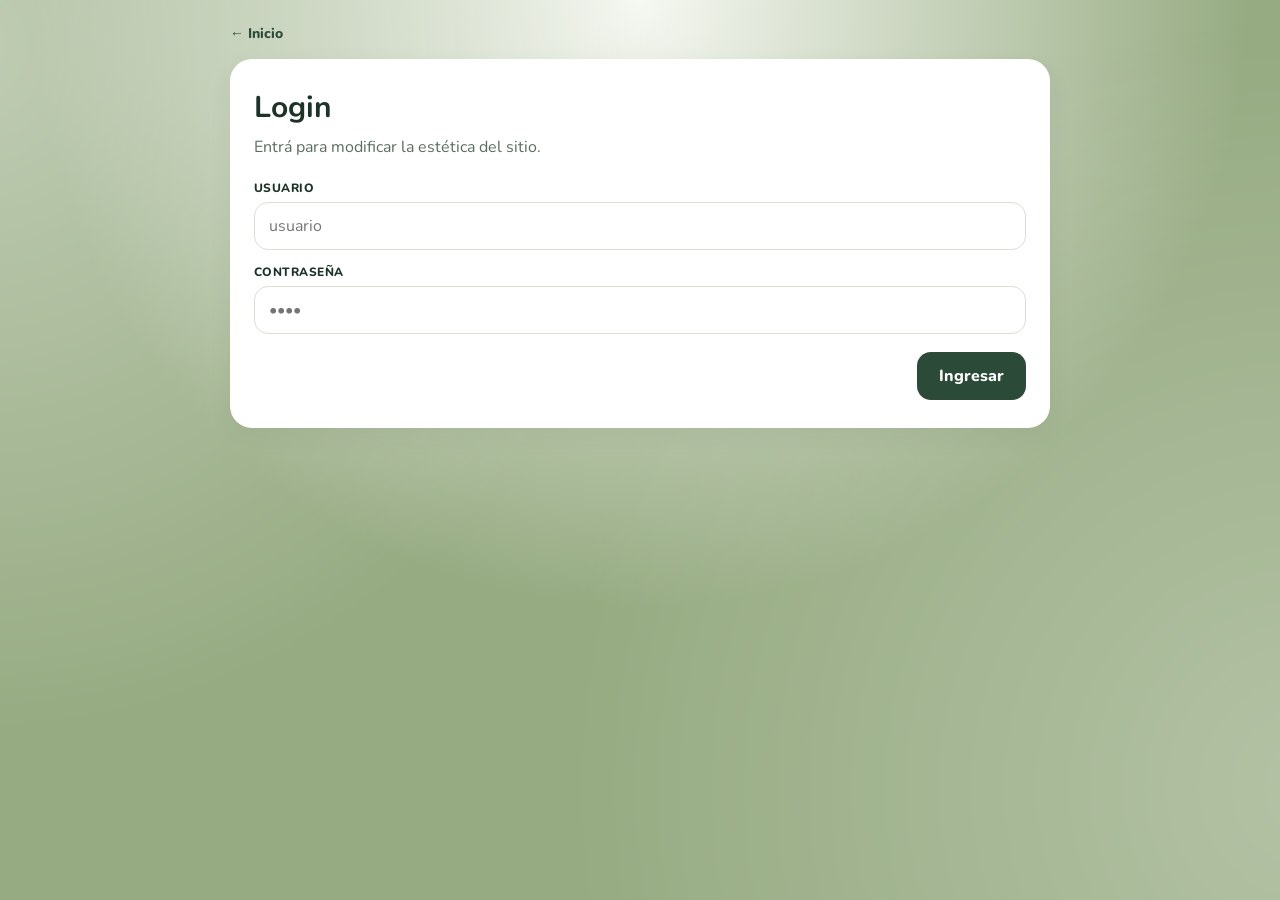
<file: calendario.html>
<!DOCTYPE html>
<html lang="es-AR">
<head>
  <meta charset="UTF-8" />
  <meta name="viewport" content="width=device-width, initial-scale=1.0" />
  <title>Cargar calendario | Mar</title>
  <style>
    :root { --ink:#2c4a38; --green:#2f7a4a; --red:#b4453b; }
    * { box-sizing: border-box; }
    body { margin:0; font-family: Nunito, "Segoe UI", sans-serif; background:#f3f6ef; color:var(--ink); }
    .top { padding:16px; display:flex; justify-content:space-between; }
    a { color:var(--ink); font-weight:800; text-decoration:none; }
    .wrap { width:min(640px, calc(100% - 24px)); margin:0 auto 40px; }
    h1 { font-size:26px; margin:0 0 6px; }
    .lead { color:#5b6d60; margin:0 0 16px; }
    .cal { background:#fff; border-radius:18px; padding:16px; }
    .cal-head { display:flex; justify-content:space-between; align-items:center; margin-bottom:12px; }
    .cal-head button { border:0; background:#e7eee3; border-radius:10px; width:36px; height:36px; }
    .week, .days { display:grid; grid-template-columns:repeat(7,1fr); gap:6px; }
    .week { font-size:11px; font-weight:800; text-align:center; color:#7a8b7d; margin-bottom:6px; }
    .day { min-height:42px; border:0; border-radius:10px; font-weight:700; background:#f4d4d0; color:var(--red); }
    .day.green { background:#d7efd8; color:var(--green); }
    .day.sel { outline:2px solid var(--ink); }
    .panel { margin-top:16px; }
    .slots { display:flex; flex-wrap:wrap; gap:8px; }
    .slot { border:0; border-radius:999px; padding:8px 12px; background:#f4d4d0; color:var(--red); font-weight:700; }
    .slot.on { background:var(--green); color:#fff; }
    .save { margin-top:14px; width:100%; height:48px; border:0; border-radius:12px; background:var(--ink); color:#fff; font-weight:800; }
    .toast { display:none; margin-top:12px; padding:12px; border-radius:12px; background:#d7efd8; }
    .toast.show { display:block; }
  </style>
</head>
<body>
  <div class="top">
    <a href="index.html">← Inicio</a>
    <a href="#" id="salir">Salir</a>
  </div>
  <div class="wrap">
    <h1>Cargar calendario</h1>
    <p class="lead">Marcá el día y encendé los horarios que querés dejar libres. El resto queda en rojo.</p>
    <section class="cal">
      <div class="cal-head">
        <button type="button" id="prev">‹</button>
        <strong id="label"></strong>
        <button type="button" id="next">›</button>
      </div>
      <div class="week"><span>L</span><span>M</span><span>M</span><span>J</span><span>V</span><span>S</span><span>D</span></div>
      <div class="days" id="days"></div>
      <div class="panel" id="panel">
        <p id="dayTitle">Elegí un día</p>
        <div class="slots" id="slots"></div>
        <button class="save" type="button" id="save">Guardar día</button>
        <div class="toast" id="toast">Calendario actualizado.</div>
      </div>
    </section>
  </div>
  <script src="theme.js"></script>
  <script src="agenda.js"></script>
  <script>
    if (!isLogged()) window.location.href = "cuenta.html";
    document.getElementById("salir").onclick = (e) => { e.preventDefault(); logout(); location.href = "index.html"; };

    let view = new Date(); view.setDate(1);
    let picked = null;
    const months = ["Enero","Febrero","Marzo","Abril","Mayo","Junio","Julio","Agosto","Septiembre","Octubre","Noviembre","Diciembre"];

    function render() {
      document.getElementById("label").textContent = months[view.getMonth()] + " " + view.getFullYear();
      const first = new Date(view.getFullYear(), view.getMonth(), 1);
      const start = (first.getDay() + 6) % 7;
      const last = new Date(view.getFullYear(), view.getMonth() + 1, 0).getDate();
      const box = document.getElementById("days");
      box.innerHTML = "";
      for (let i = 0; i < start; i++) box.appendChild(document.createElement("div"));
      for (let d = 1; d <= last; d++) {
        const date = new Date(view.getFullYear(), view.getMonth(), d);
        const id = isoDay(date);
        const btn = document.createElement("button");
        btn.type = "button";
        btn.className = "day " + dayStatus(id);
        btn.textContent = d;
        if (picked === id) btn.classList.add("sel");
        btn.onclick = () => openDay(id, date);
        box.appendChild(btn);
      }
    }

    function openDay(id, date) {
      picked = id;
      document.getElementById("dayTitle").textContent = date.toLocaleDateString("es-AR", { weekday:"long", day:"numeric", month:"long" });
      const current = getAgenda().available[id] || [];
      const slots = document.getElementById("slots");
      slots.innerHTML = "";
      HOURS.forEach((h) => {
        const b = document.createElement("button");
        b.type = "button";
        b.className = "slot" + (current.includes(h) ? " on" : "");
        b.textContent = h;
        b.onclick = () => b.classList.toggle("on");
        slots.appendChild(b);
      });
      render();
    }

    document.getElementById("save").onclick = () => {
      if (!picked) return;
      const hours = Array.from(document.querySelectorAll(".slot.on")).map((b) => b.textContent);
      const agenda = getAgenda();
      if (hours.length) agenda.available[picked] = hours;
      else delete agenda.available[picked];
      saveAgenda(agenda);
      document.getElementById("toast").classList.add("show");
      render();
    };
    document.getElementById("prev").onclick = () => { view.setMonth(view.getMonth() - 1); render(); };
    document.getElementById("next").onclick = () => { view.setMonth(view.getMonth() + 1); render(); };
    render();
  </script>
</body>
</html>
</file>
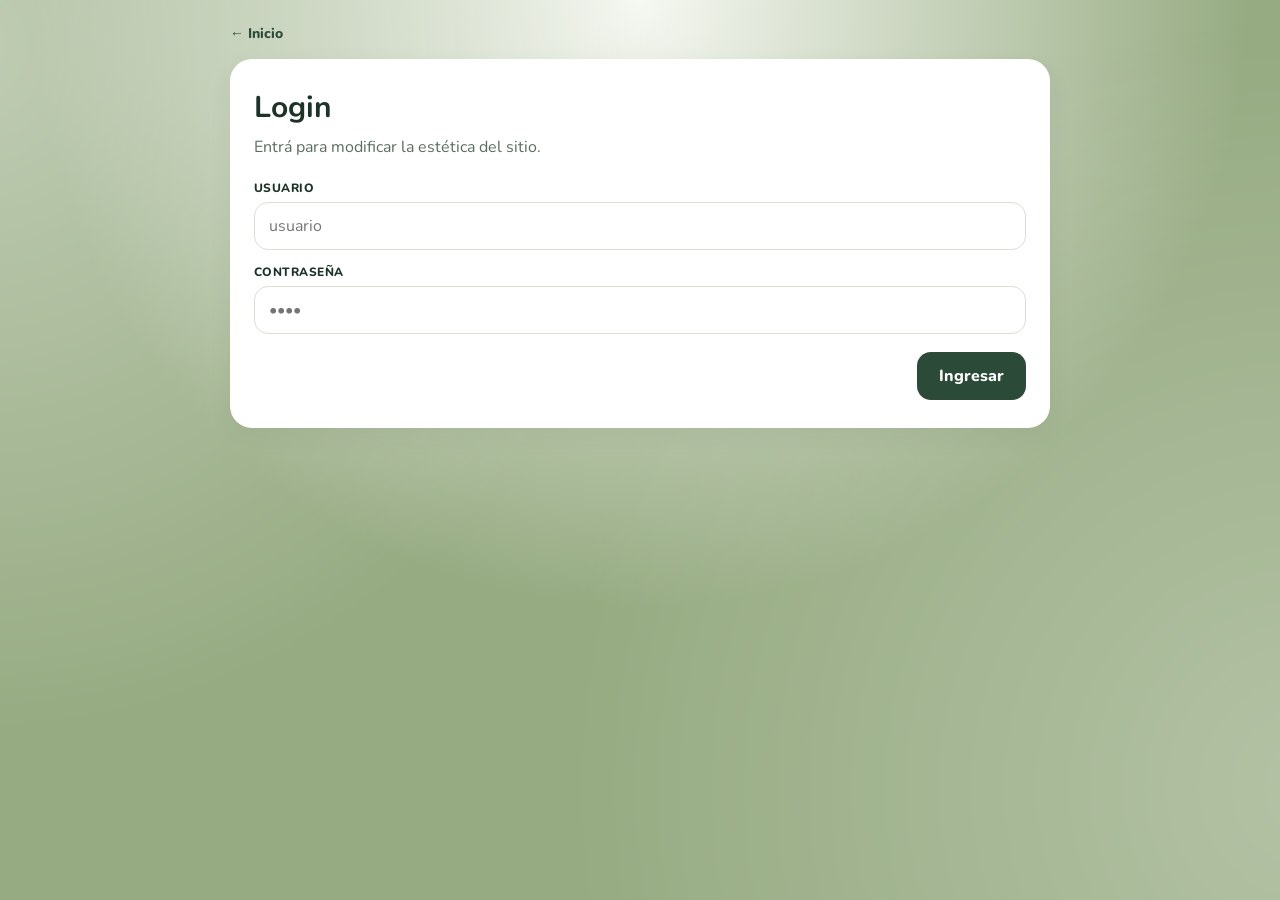
<file: cuenta.html>
<!DOCTYPE html>
<html lang="es-AR">
<head>
  <meta charset="UTF-8" />
  <meta name="viewport" content="width=device-width, initial-scale=1.0" />
  <title>Login | Mar</title>
  <link rel="stylesheet" href="style.css" />
  <link rel="icon" href="logo-dark.png" />
</head>
<body>
  <div class="page">
    <div class="topbar"><a class="back" href="index.html">← Inicio</a></div>
    <section class="inner">
      <h1>Login</h1>
      <p class="lead">Entrá para modificar la estética del sitio.</p>
      <form id="form-cuenta">
        <div class="form-grid">
          <div class="field full">
            <label for="usuario">Usuario</label>
            <input id="usuario" required placeholder="usuario" />
          </div>
          <div class="field full">
            <label for="clave">Contraseña</label>
            <input id="clave" type="password" required placeholder="••••" />
          </div>
        </div>
        <div class="form-actions">
          <button class="btn-submit" type="submit">Ingresar</button>
        </div>
        <div class="toast" id="toast-cuenta">Usuario o contraseña incorrectos.</div>
      </form>
    </section>
  </div>
  <script src="theme.js"></script>
  <script>
    if (isLogged()) window.location.href = "index.html";
    document.getElementById("form-cuenta").addEventListener("submit", (e) => {
      e.preventDefault();
      const user = document.getElementById("usuario").value.trim();
      const pass = document.getElementById("clave").value;
      if (login(user, pass)) window.location.href = "index.html";
      else document.getElementById("toast-cuenta").classList.add("show");
    });
  </script>
</body>
</html>
</file>
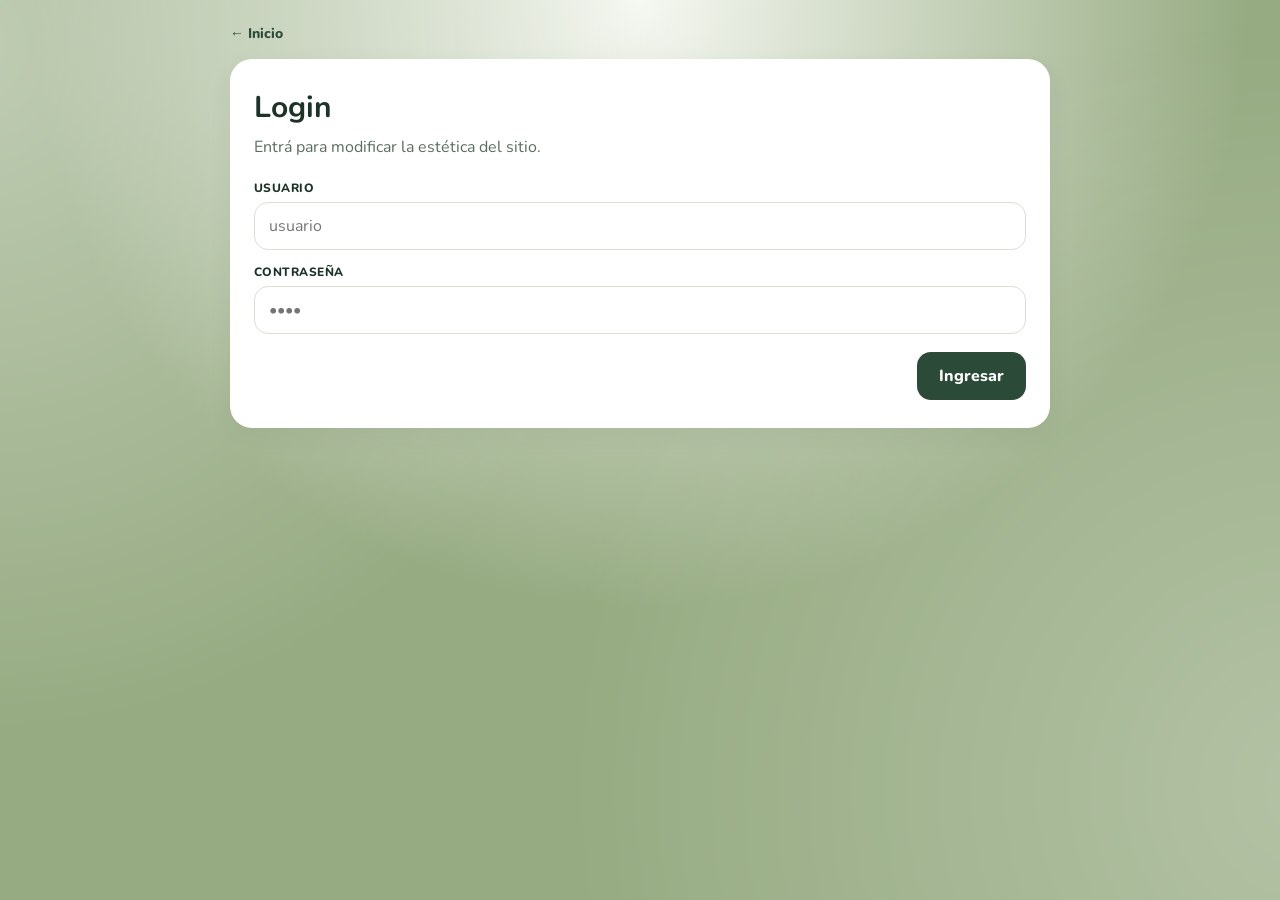
<file: panel.html>
<!DOCTYPE html>
<html lang="es-AR">
<head>
  <meta charset="UTF-8" />
  <meta name="viewport" content="width=device-width, initial-scale=1.0" />
  <title>Panel de estética | Mar</title>
  <link rel="stylesheet" href="style.css" />
  <link rel="icon" href="logo-dark.png" />
</head>
<body>
  <div class="page">
    <div class="topbar">
      <a class="back" href="index.html">← Ver sitio</a>
      <a class="back" href="#" id="salir">Salir</a>
    </div>

    <div class="studio">
      <section class="inner">
        <h1>Estética en vivo</h1>
        <p class="lead">Los cambios se ven al instante a la derecha.</p>
        <form class="panel-grid">
          <div class="field">
            <label for="bg">Fondo de la página</label>
            <input id="bg" type="color" />
          </div>
          <div class="field">
            <label for="card">Color de tarjetas</label>
            <input id="card" type="color" />
          </div>
          <div class="field">
            <label for="btn1">Botón Agendá</label>
            <input id="btn1" type="color" />
          </div>
          <div class="field">
            <label for="btn2">Botón Ingresá</label>
            <input id="btn2" type="color" />
          </div>
          <div class="field">
            <label for="login">Barra de Login</label>
            <input id="login" type="color" />
          </div>
          <div class="field">
            <label for="font">Fuente</label>
            <select id="font">
              <option value='"Nunito", sans-serif'>Nunito</option>
              <option value='"Manrope", sans-serif'>Manrope</option>
              <option value='"Montserrat", sans-serif'>Montserrat</option>
              <option value='"Playfair Display", serif'>Playfair Display</option>
              <option value='"Lora", serif'>Lora</option>
            </select>
          </div>
          <div class="field">
            <label for="logoX">Logo horizontal</label>
            <input id="logoX" type="range" min="10" max="90" />
          </div>
          <div class="field">
            <label for="logoY">Logo vertical</label>
            <input id="logoY" type="range" min="10" max="90" />
          </div>
          <div class="field full">
            <label for="logoSize">Tamaño del logo</label>
            <input id="logoSize" type="range" min="120" max="360" />
          </div>
          <div class="form-actions field full">
            <button class="btn-submit" type="button" id="reset">Restablecer</button>
          </div>
        </form>
      </section>

      <section>
        <div class="preview-tag">Vista previa en tiempo real</div>
        <div class="preview-frame card">
          <div class="wrap">
            <section class="card logo-card">
              <div class="logo-wrap">
                <img src="logo-dark.png" alt="Mar" />
              </div>
            </section>
            <section class="actions">
              <div class="pill pill-dark">
                <b>Agendá tu turno</b>
                <small>Primera consulta o seguimiento</small>
              </div>
              <div class="pill pill-light">
                <b>Ingresá a tu cuenta</b>
                <small>Consultá o modificá turnos</small>
              </div>
            </section>
            <div class="login-bar">Login</div>
          </div>
        </div>
      </section>
    </div>
  </div>

  <script src="theme.js"></script>
  <script>
    if (!isLogged()) window.location.href = "cuenta.html";
    const theme = getTheme();
    const fields = ["bg","card","btn1","btn2","login","font","logoX","logoY","logoSize"];
    const colors = ["bg","card","btn1","btn2","login"];
    fields.forEach((id) => {
      const el = document.getElementById(id);
      el.value = theme[id];
      el.addEventListener("input", () => {
        const next = getTheme();
        next[id] = id === "font" ? el.value : (colors.includes(id) ? el.value : Number(el.value));
        saveTheme(next);
      });
    });
    document.getElementById("reset").addEventListener("click", () => {
      saveTheme(DEFAULT_THEME);
      fields.forEach((id) => document.getElementById(id).value = DEFAULT_THEME[id]);
    });
    document.getElementById("salir").addEventListener("click", (e) => {
      e.preventDefault();
      logout();
      window.location.href = "index.html";
    });
  </script>
</body>
</html>
</file>
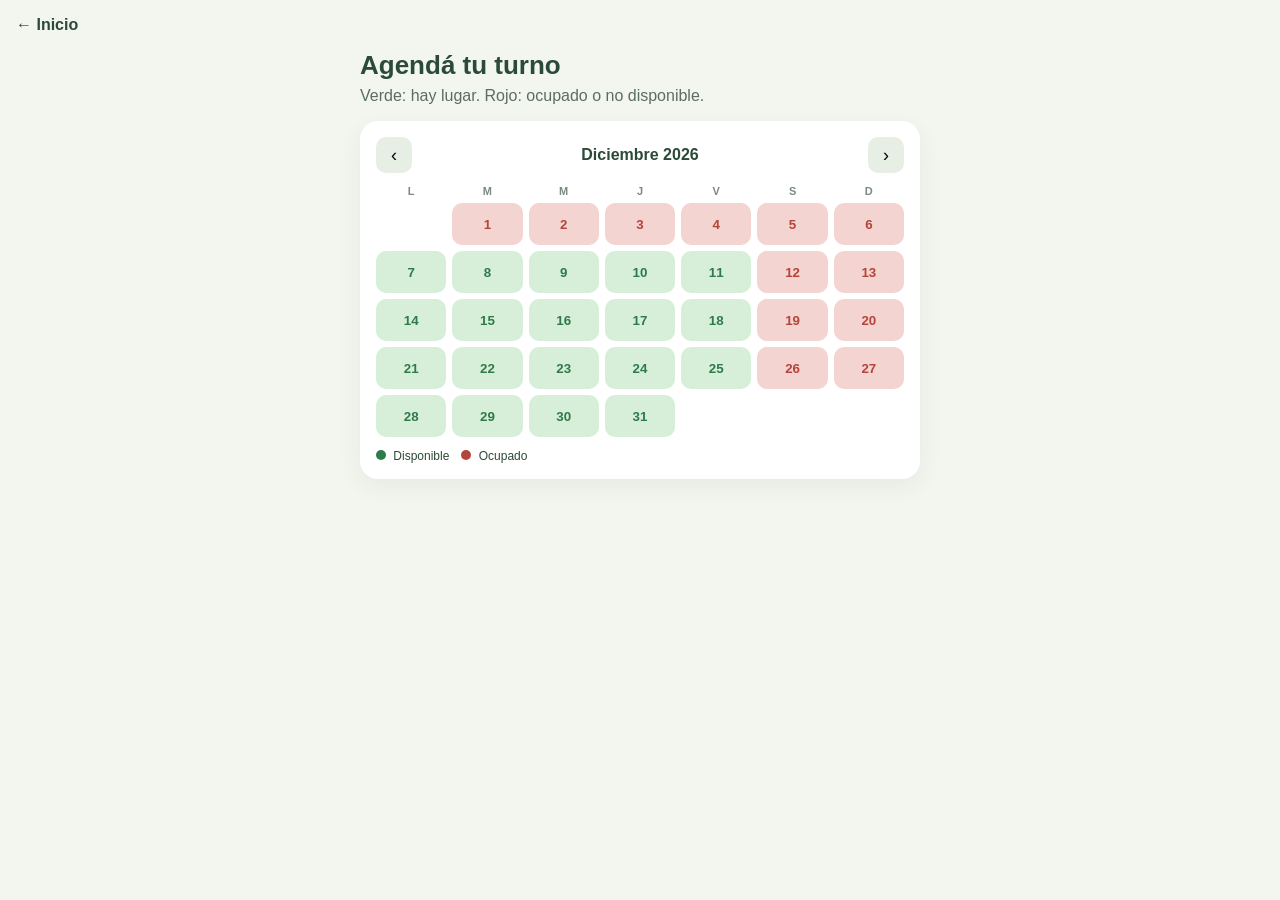
<file: turno.html>
<!DOCTYPE html>
<html lang="es-AR">
<head>
  <meta charset="UTF-8" />
  <meta name="viewport" content="width=device-width, initial-scale=1.0" />
  <title>Agendá tu turno | Mar</title>
  <style>
    :root { --bg:#96ab82; --ink:#2c4a38; --green:#2f7a4a; --red:#b4453b; }
    * { box-sizing: border-box; }
    body { margin:0; font-family: Nunito, "Segoe UI", sans-serif; background:#f3f6ef; color:var(--ink); }
    .top { padding:16px; }
    .back { color:var(--ink); font-weight:800; text-decoration:none; }
    .wrap { width:min(560px, calc(100% - 24px)); margin:0 auto 32px; }
    h1 { font-size:26px; margin:0 0 6px; }
    .lead { color:#5b6d60; margin:0 0 16px; }
    .cal { background:#fff; border-radius:18px; padding:16px; box-shadow:0 8px 24px rgba(28,51,40,.06); }
    .cal-head { display:flex; justify-content:space-between; align-items:center; margin-bottom:12px; }
    .cal-head button { border:0; background:#e7eee3; border-radius:10px; width:36px; height:36px; font-size:18px; }
    .week, .days { display:grid; grid-template-columns:repeat(7,1fr); gap:6px; }
    .week { text-align:center; font-size:11px; font-weight:800; color:#7a8b7d; margin-bottom:6px; }
    .day { min-height:42px; border:0; border-radius:10px; font-weight:700; background:#ececec; color:#888; }
    .day.green { background:#d7efd8; color:var(--green); }
    .day.red { background:#f4d4d0; color:var(--red); }
    .day.sel { outline:2px solid var(--ink); }
    .legend { display:flex; gap:12px; font-size:12px; margin-top:12px; }
    .dot { width:10px; height:10px; border-radius:50%; display:inline-block; margin-right:4px; }
    .hours, .datos { display:none; margin-top:14px; }
    .hours.show, .datos.show { display:block; }
    .slots { display:flex; flex-wrap:wrap; gap:8px; }
    .slot { border:0; border-radius:999px; padding:8px 12px; background:#e7eee3; font-weight:700; }
    .slot.ok { background:var(--green); color:#fff; }
    .slot.off { background:#f4d4d0; color:var(--red); opacity:.55; }
    label { display:block; font-size:12px; font-weight:800; margin:10px 0 4px; }
    input { width:100%; height:46px; border:1px solid #d7e0d2; border-radius:12px; padding:0 12px; font:inherit; }
    .save { margin-top:14px; width:100%; height:48px; border:0; border-radius:12px; background:var(--ink); color:#fff; font-weight:800; }
    .toast { display:none; margin-top:12px; padding:12px; border-radius:12px; background:#d7efd8; }
    .toast.show { display:block; }
  </style>
</head>
<body>
  <div class="top"><a class="back" href="index.html">← Inicio</a></div>
  <div class="wrap">
    <h1>Agendá tu turno</h1>
    <p class="lead">Verde: hay lugar. Rojo: ocupado o no disponible.</p>
    <section class="cal">
      <div class="cal-head">
        <button type="button" id="prev">‹</button>
        <strong id="label"></strong>
        <button type="button" id="next">›</button>
      </div>
      <div class="week"><span>L</span><span>M</span><span>M</span><span>J</span><span>V</span><span>S</span><span>D</span></div>
      <div class="days" id="days"></div>
      <div class="legend">
        <span><i class="dot" style="background:#2f7a4a"></i> Disponible</span>
        <span><i class="dot" style="background:#b4453b"></i> Ocupado</span>
      </div>
      <div class="hours" id="hours">
        <p id="dayTitle"></p>
        <div class="slots" id="slots"></div>
      </div>
      <form class="datos" id="datos">
        <label>Nombre completo</label>
        <input id="nombre" required />
        <label>Teléfono</label>
        <input id="telefono" required placeholder="Ej: 3401 555555" />
        <button class="save" type="submit">Guardar turno</button>
        <div class="toast" id="toast">Turno guardado.</div>
      </form>
    </section>
  </div>
  <script src="agenda.js"></script>
  <script>
    let view = new Date(); view.setDate(1);
    let pickedDay = null; let pickedHour = null;
    const months = ["Enero","Febrero","Marzo","Abril","Mayo","Junio","Julio","Agosto","Septiembre","Octubre","Noviembre","Diciembre"];
    function render() {
      document.getElementById("label").textContent = months[view.getMonth()] + " " + view.getFullYear();
      const first = new Date(view.getFullYear(), view.getMonth(), 1);
      const start = (first.getDay() + 6) % 7;
      const last = new Date(view.getFullYear(), view.getMonth() + 1, 0).getDate();
      const box = document.getElementById("days");
      box.innerHTML = "";
      for (let i = 0; i < start; i++) box.appendChild(document.createElement("div"));
      for (let d = 1; d <= last; d++) {
        const date = new Date(view.getFullYear(), view.getMonth(), d);
        const id = isoDay(date);
        const btn = document.createElement("button");
        btn.type = "button";
        btn.className = "day " + dayStatus(id);
        btn.textContent = d;
        if (pickedDay === id) btn.classList.add("sel");
        btn.onclick = () => chooseDay(id, date);
        box.appendChild(btn);
      }
    }
    function chooseDay(id, date) {
      pickedDay = id; pickedHour = null;
      document.getElementById("datos").classList.remove("show");
      document.getElementById("hours").classList.add("show");
      const free = freeHours(id);
      document.getElementById("dayTitle").textContent = date.toLocaleDateString("es-AR", { weekday:"long", day:"numeric", month:"long" });
      const slots = document.getElementById("slots");
      slots.innerHTML = "";
      const list = getAgenda().available[id] || [];
      if (!list.length) {
        slots.innerHTML = "<p>Este día no está disponible.</p>";
        render(); return;
      }
      list.forEach((h) => {
        const b = document.createElement("button");
        b.type = "button";
        b.className = "slot " + (free.includes(h) ? "ok" : "off");
        b.textContent = h;
        if (free.includes(h)) b.onclick = () => {
          pickedHour = h;
          document.querySelectorAll(".slot").forEach((x) => x.style.outline = "");
          b.style.outline = "2px solid #2c4a38";
          document.getElementById("datos").classList.add("show");
        };
        slots.appendChild(b);
      });
      render();
    }
    document.getElementById("prev").onclick = () => { view.setMonth(view.getMonth() - 1); render(); };
    document.getElementById("next").onclick = () => { view.setMonth(view.getMonth() + 1); render(); };
    document.getElementById("datos").addEventListener("submit", (e) => {
      e.preventDefault();
      if (!pickedDay || !pickedHour) return;
      const ok = bookSlot(pickedDay, pickedHour, document.getElementById("nombre").value.trim(), document.getElementById("telefono").value.trim());
      const toast = document.getElementById("toast");
      toast.textContent = ok ? "Turno guardado para " + pickedDay + " a las " + pickedHour : "Ese horario ya no está libre.";
      toast.classList.add("show");
      if (ok) {
        document.getElementById("datos").reset();
        document.getElementById("datos").classList.remove("show");
        chooseDay(pickedDay, new Date(pickedDay + "T12:00:00"));
      }
    });
    render();
  </script>
</body>
</html>
</file>
<file: style.css>
@import url("https://fonts.googleapis.com/css2?family=Nunito:wght@500;600;700;800&family=Manrope:wght@500;600;700&family=Montserrat:wght@500;600;700&family=Lora:wght@500;600&family=Playfair+Display:wght@600;700&display=swap");

:root {
  --bg: #e7eee3;
  --card: #ffffff;
  --btn1: #2c4a38;
  --btn2: #ffffff;
  --login: #dce7d4;
  --ink: #1d3328;
  --muted: #5b6d60;
  --font: "Nunito", sans-serif;
  --logo-x: 50;
  --logo-y: 50;
  --logo-size: 210px;
}

* { box-sizing: border-box; margin: 0; padding: 0; }
html { scroll-behavior: smooth; }
html, body { min-height: 100%; }
body {
  font-family: var(--font);
  background: radial-gradient(circle at top, #f6f8f2 0%, var(--bg) 55%);
  color: var(--ink);
  transition: background .6s ease, color .4s ease, font-family .4s ease;
}
a { color: inherit; text-decoration: none; }

.wrap {
  width: min(820px, calc(100% - 28px));
  margin: 0 auto;
  padding: 36px 0 48px;
  display: grid;
  gap: 16px;
}

.card {
  background: var(--card);
  border-radius: 22px;
  box-shadow: 0 8px 24px rgba(28, 51, 40, 0.06);
  padding: 22px;
  transition: background .45s ease, box-shadow .45s ease, transform .45s ease;
  animation: rise .7s ease both;
}

.logo-card {
  position: relative;
  min-height: 280px;
  display: grid;
  place-items: center;
  overflow: hidden;
}

.logo-wrap {
  position: relative;
  transform: translate(calc((var(--logo-x) - 50) * 1%), calc((var(--logo-y) - 50) * 1%));
  width: var(--logo-size);
  text-align: center;
}
.logo-wrap.draggable { cursor: grab; }
.logo-wrap.dragging { cursor: grabbing; }
.logo-wrap img {
  width: 100%;
  height: auto;
  display: block;
  border-radius: 8px;
  pointer-events: none;
  user-select: none;
}

.wrap > * { animation: rise .75s ease both; }
.wrap > *:nth-child(1) { animation-delay: .05s; }
.wrap > *:nth-child(2) { animation-delay: .16s; }
.wrap > *:nth-child(3) { animation-delay: .28s; }

@keyframes rise {
  from { opacity: 0; transform: translateY(16px); }
  to { opacity: 1; transform: none; }
}

.actions {
  display: grid;
  grid-template-columns: 1fr;
  gap: 14px;
}

.pill {
  display: flex;
  flex-direction: column;
  align-items: center;
  justify-content: center;
  min-height: 78px;
  padding: 16px 22px;
  border-radius: 40px;
  text-align: center;
  transition: transform .18s ease, box-shadow .18s ease;
}
.pill {
  transition: transform .25s ease, box-shadow .25s ease, background .45s ease, color .45s ease;
}
.pill:hover {
  transform: translateY(-3px) scale(1.01);
  box-shadow: 0 12px 24px rgba(28,51,40,.14);
}
.pill b {
  font-size: 15px;
  letter-spacing: .06em;
  text-transform: uppercase;
}
.pill small {
  margin-top: 4px;
  font-size: 13px;
  font-weight: 600;
  opacity: .82;
}
.pill-dark { background: var(--btn1); color: #fff; }
.pill-light {
  background: var(--btn2);
  color: var(--btn1);
  border: 1px solid rgba(44,74,56,.12);
}

.login-bar {
  display: flex;
  align-items: center;
  justify-content: center;
  gap: 8px;
  min-height: 62px;
  border-radius: 18px;
  background: var(--login);
  color: var(--btn1);
  font-weight: 800;
  font-size: 17px;
}

.page { padding: 24px 16px 40px; }
.topbar {
  width: min(820px, 100%);
  margin: 0 auto 16px;
  display: flex;
  justify-content: space-between;
}
.back { font-size: 14px; font-weight: 800; color: var(--btn1); }

.inner {
  width: min(820px, 100%);
  margin: 0 auto;
  background: var(--card);
  border-radius: 22px;
  box-shadow: 0 8px 24px rgba(28,51,40,.06);
  padding: 28px 24px;
}
.inner h1 { font-size: 30px; margin-bottom: 8px; }
.lead { color: var(--muted); margin-bottom: 22px; }

.form-grid, .panel-grid {
  display: grid;
  grid-template-columns: 1fr 1fr;
  gap: 14px;
}
.field { display: flex; flex-direction: column; gap: 6px; }
.field.full, .hint { grid-column: 1 / -1; }
.hint { font-size: 14px; color: var(--muted); }
label { font-size: 12px; font-weight: 800; letter-spacing: .04em; text-transform: uppercase; }
input, select, textarea {
  width: 100%;
  height: 48px;
  border: 1px solid #d7e0d2;
  border-radius: 14px;
  padding: 0 14px;
  font: inherit;
  background: #fff;
}
textarea { height: 92px; padding: 12px 14px; resize: vertical; }
.form-actions { margin-top: 18px; display: flex; justify-content: flex-end; }
.btn-submit {
  min-height: 48px;
  padding: 0 22px;
  border: 0;
  border-radius: 14px;
  background: var(--btn1);
  color: #fff;
  font: inherit;
  font-weight: 800;
  cursor: pointer;
}
.toast { display: none; margin-top: 14px; padding: 12px 14px; border-radius: 12px; background: #e7f0dc; }
.toast.show { display: block; }

.flowers {
  position: fixed;
  inset: 0;
  pointer-events: none;
  overflow: hidden;
  z-index: 0;
}
body::before {
  content: "";
  position: fixed;
  inset: -25%;
  pointer-events: none;
  z-index: 0;
  background:
    radial-gradient(circle at 15% 20%, rgba(255,255,255,.4), transparent 36%),
    radial-gradient(circle at 85% 75%, rgba(255,255,255,.28), transparent 40%);
  animation: floatBg 16s ease-in-out infinite;
}
@keyframes floatBg {
  0%, 100% { transform: translate(0, 0) scale(1); }
  50% { transform: translate(-4%, 3%) scale(1.08); }
}

.flower {
  position: absolute;
  font-size: 46px;
  line-height: 1;
  color: rgba(255,255,255,.45);
  text-shadow: 0 0 12px rgba(255,255,255,.35);
  animation-timing-function: linear;
  animation-iteration-count: infinite;
}
.f1 { top: 6%; left: -8%; animation: crossA 18s infinite; }
.f2 { top: 28%; left: -12%; animation: crossB 22s infinite; animation-delay: -4s; }
.f3 { top: 58%; left: -10%; animation: crossA 20s infinite; animation-delay: -9s; }
.f4 { top: 12%; right: -8%; animation: crossC 24s infinite; }
.f5 { top: 46%; right: -10%; animation: crossC 17s infinite; animation-delay: -6s; }
.f6 { top: 78%; left: -8%; animation: crossB 26s infinite; animation-delay: -12s; }
.f7 { top: 88%; right: -6%; animation: crossA 21s infinite; animation-delay: -3s; }
.f8 { top: 36%; left: 40%; animation: crossB 19s infinite; animation-delay: -7s; }

@keyframes crossA {
  0% { transform: translate(-40px, 0) rotate(0deg); }
  50% { transform: translate(55vw, 70px) rotate(160deg); }
  100% { transform: translate(110vw, -30px) rotate(320deg); }
}
@keyframes crossB {
  0% { transform: translate(-50px, 40px) rotate(20deg); }
  50% { transform: translate(50vw, -80px) rotate(-140deg); }
  100% { transform: translate(115vw, 50px) rotate(200deg); }
}
@keyframes crossC {
  0% { transform: translate(40px, 0) rotate(0deg); }
  50% { transform: translate(-50vw, 90px) rotate(-180deg); }
  100% { transform: translate(-115vw, -40px) rotate(-320deg); }
}

.studio {
  width: min(1180px, calc(100% - 24px));
  margin: 0 auto;
  display: grid;
  grid-template-columns: 360px 1fr;
  gap: 16px;
  align-items: start;
}
.preview-frame {
  position: relative;
  overflow: hidden;
}
.preview-frame .wrap {
  width: 100%;
  padding: 18px 0 24px;
  pointer-events: none;
}
.preview-tag {
  font-size: 12px;
  font-weight: 800;
  letter-spacing: .08em;
  text-transform: uppercase;
  color: var(--btn1);
  margin-bottom: 8px;
}

.wrap, .page, .studio { position: relative; z-index: 1; }

@media (max-width: 980px) {
  .studio { grid-template-columns: 1fr; }
}
@media (max-width: 720px) {
  .form-grid, .panel-grid { grid-template-columns: 1fr; }
  .form-actions .btn-submit { width: 100%; }
}

.editor {
  display: none;
  position: fixed;
  top: 12px;
  left: 12px;
  width: min(280px, calc(100% - 24px));
  max-height: calc(100vh - 24px);
  overflow: auto;
  background: rgba(255,255,255,.94);
  border-radius: 18px;
  box-shadow: 0 12px 30px rgba(28,51,40,.16);
  padding: 14px;
  z-index: 30;
}
body.is-admin .editor { display: block; }
body.is-admin .wrap { padding-left: 0; }
@media (min-width: 980px) {
  body.is-admin .wrap { margin-left: 300px; width: min(820px, calc(100% - 328px)); }
}
.editor h2 { font-size: 18px; margin-bottom: 4px; }
.editor p { font-size: 12px; color: var(--muted); margin-bottom: 10px; }
.editor label {
  display: flex;
  justify-content: space-between;
  align-items: center;
  gap: 8px;
  margin: 8px 0;
  text-transform: none;
  letter-spacing: 0;
  font-size: 12px;
}
.editor input[type="color"] { width: 42px; height: 28px; padding: 0; border: 0; background: none; }
.editor input[type="range"], .editor select { width: 140px; height: 28px; }
.editor button, .editor a {
  display: inline-block;
  margin-top: 8px;
  margin-right: 10px;
  font-size: 13px;
  font-weight: 800;
  color: var(--btn1);
}

.bot-mar {
  position: fixed;
  right: 16px;
  bottom: 16px;
  width: min(280px, calc(100% - 24px));
  background: rgba(255,255,255,.92);
  backdrop-filter: blur(10px);
  border-radius: 18px;
  box-shadow: 0 12px 30px rgba(28,51,40,.16);
  padding: 14px 14px 12px;
  z-index: 40;
  animation: rise .5s ease both;
}
.bot-mar h3 {
  font-size: 14px;
  margin-bottom: 4px;
}
.bot-mar p {
  font-size: 12px;
  color: var(--muted);
  min-height: 34px;
}
.bot-dot {
  display: inline-block;
  width: 8px;
  height: 8px;
  border-radius: 50%;
  background: #2f9e5f;
  margin-right: 6px;
  animation: pulse 1.4s ease infinite;
}
@keyframes pulse {
  0%, 100% { opacity: 1; transform: scale(1); }
  50% { opacity: .4; transform: scale(.8); }
}

.editor {
  display: none !important;
  position: fixed !important;
  top: 16px !important;
  right: 16px !important;
  left: auto !important;
  width: 260px !important;
  max-width: 260px !important;
  max-height: calc(100vh - 32px) !important;
  overflow: auto !important;
  background: #fff !important;
  border-radius: 16px !important;
  box-shadow: 0 12px 28px rgba(0,0,0,.16) !important;
  padding: 14px !important;
  z-index: 80 !important;
}
body.is-admin .editor { display: block !important; }
body.is-admin .wrap {
  margin-left: auto !important;
  margin-right: auto !important;
  width: min(820px, calc(100% - 28px)) !important;
}
.editor .ed-row {
  display: flex;
  align-items: center;
  justify-content: space-between;
  gap: 8px;
  margin: 8px 0;
  font-size: 12px;
  font-weight: 700;
}
.editor .ed-row.col { flex-direction: column; align-items: stretch; }
.editor input,
.editor select,
.editor textarea {
  width: 120px !important;
  max-width: 120px !important;
  height: 30px !important;
  padding: 0 6px !important;
}
.editor input[type="color"] {
  width: 46px !important;
  max-width: 46px !important;
  height: 30px !important;
  padding: 0 !important;
  border: 0 !important;
}
.editor input[type="range"] {
  width: 100% !important;
  max-width: 100% !important;
}
.editor .ed-actions { margin-top: 10px; }
.editor button, .editor a { font-size: 13px; font-weight: 800; color: var(--btn1); }

.flo {
  position: absolute;
  height: 160px;
  width: auto;
  opacity: .38;
  animation-timing-function: linear;
  animation-iteration-count: infinite;
}
.f1 { top: 4%; left: -12%; animation: crossA 16s infinite; }
.f2 { top: 22%; left: -16%; animation: crossB 19s infinite; animation-delay: -3s; height: 140px; }
.f3 { top: 48%; left: -14%; animation: crossA 18s infinite; animation-delay: -8s; height: 150px; }
.f4 { top: 8%; right: -12%; animation: crossC 21s infinite; height: 130px; }
.f5 { top: 40%; right: -14%; animation: crossC 17s infinite; animation-delay: -5s; height: 170px; }
.f6 { top: 72%; left: -12%; animation: crossB 23s infinite; animation-delay: -10s; height: 150px; }
.f7 { top: 82%; right: -10%; animation: crossA 20s infinite; animation-delay: -2s; height: 120px; }
.f8 { top: 34%; left: 35%; animation: crossB 15s infinite; animation-delay: -6s; height: 110px; }

.home {
  min-height: 100vh;
  background: var(--bg, #96ab82);
  overflow: hidden;
}
.home::before { display: none; }
.stage {
  min-height: 100vh;
  position: relative;
  z-index: 5;
  display: flex;
  flex-direction: column;
  align-items: center;
  justify-content: flex-end;
  padding: 8vh 20px 7vh;
}
.home .logo-wrap {
  position: absolute;
  left: calc(var(--logo-x) * 1%);
  top: calc(var(--logo-y) * 1%);
  width: var(--logo-size);
  transform: translate(-50%, 0);
  z-index: 6;
}
.home .logo-wrap img {
  width: 100%;
  height: auto;
  display: block;
  filter: brightness(12) contrast(1.1);
}
.cta {
  width: min(520px, 92vw);
  display: grid;
  gap: 16px;
  margin-bottom: 28px;
  z-index: 6;
}
.btn-main {
  display: flex;
  flex-direction: column;
  align-items: center;
  justify-content: center;
  min-height: 58px;
  padding: 10px 16px;
  text-align: center;
  border-radius: 2px;
}
.btn-main b {
  font-size: 13px;
  letter-spacing: .14em;
  text-transform: uppercase;
}
.btn-main small { font-size: 11px; opacity: .85; }
.btn-main.dark { background: var(--btn1); color: #fff; }
.btn-main.light { background: var(--btn2); color: var(--btn1); }
.login-pill {
  z-index: 6;
  background: var(--login, #fff);
  color: #6f8464;
  border-radius: 999px;
  padding: 8px 26px;
  font-weight: 700;
}
.bloom {
  position: fixed;
  inset: 0;
  pointer-events: none;
  z-index: 1;
  overflow: hidden;
}
.bouquet {
  position: absolute;
  left: 50%;
  top: 46%;
  width: min(720px, 88vw);
  transform: translate(-50%, -50%);
  opacity: 0;
  animation: formBouquet 3.2s ease forwards, floatBouquet 9s ease-in-out 3.2s infinite;
  mix-blend-mode: multiply;
}
.fly {
  position: absolute;
  height: 190px;
  width: auto;
  opacity: 0;
}
.fly-a { animation: inA 2.4s ease forwards; }
.fly-b { animation: inB 2.5s ease forwards .08s; }
.fly-c { animation: inC 2.4s ease forwards .12s; }
.fly-d { animation: inD 2.6s ease forwards .05s; }
.fly-e { animation: inE 2.5s ease forwards .16s; }
.fly-f { animation: inF 2.7s ease forwards .1s; }
.fly-g { animation: inG 2.5s ease forwards .18s; }
.fly-h { animation: inH 2.6s ease forwards .14s; }
@keyframes formBouquet {
  0% { opacity: 0; transform: translate(-50%, -46%) scale(.92); }
  65% { opacity: 0; }
  100% { opacity: .55; transform: translate(-50%, -50%) scale(1); }
}
@keyframes floatBouquet {
  0%, 100% { transform: translate(-50%, -50%); }
  50% { transform: translate(-50%, -52%); }
}
@keyframes inA {
  0% { left: -22%; top: -18%; opacity: 0; transform: rotate(-18deg); }
  40% { opacity: .6; }
  100% { left: 36%; top: 28%; opacity: 0; transform: rotate(8deg); }
}
@keyframes inB {
  0% { right: -22%; top: -14%; opacity: 0; transform: rotate(16deg); }
  40% { opacity: .6; }
  100% { right: 32%; top: 30%; opacity: 0; transform: rotate(-8deg); }
}
@keyframes inC {
  0% { left: -24%; top: 58%; opacity: 0; }
  40% { opacity: .55; }
  100% { left: 28%; top: 42%; opacity: 0; }
}
@keyframes inD {
  0% { right: -24%; top: 62%; opacity: 0; }
  40% { opacity: .55; }
  100% { right: 30%; top: 40%; opacity: 0; }
}
@keyframes inE {
  0% { left: 42%; top: -22%; opacity: 0; }
  40% { opacity: .5; }
  100% { left: 46%; top: 24%; opacity: 0; }
}
@keyframes inF {
  0% { left: -20%; bottom: -20%; opacity: 0; }
  40% { opacity: .5; }
  100% { left: 34%; top: 48%; opacity: 0; }
}
@keyframes inG {
  0% { right: -20%; bottom: -18%; opacity: 0; }
  40% { opacity: .5; }
  100% { right: 36%; top: 46%; opacity: 0; }
}
@keyframes inH {
  0% { left: 72%; top: -18%; opacity: 0; }
  40% { opacity: .45; }
  100% { left: 50%; top: 34%; opacity: 0; }
}
</file>
